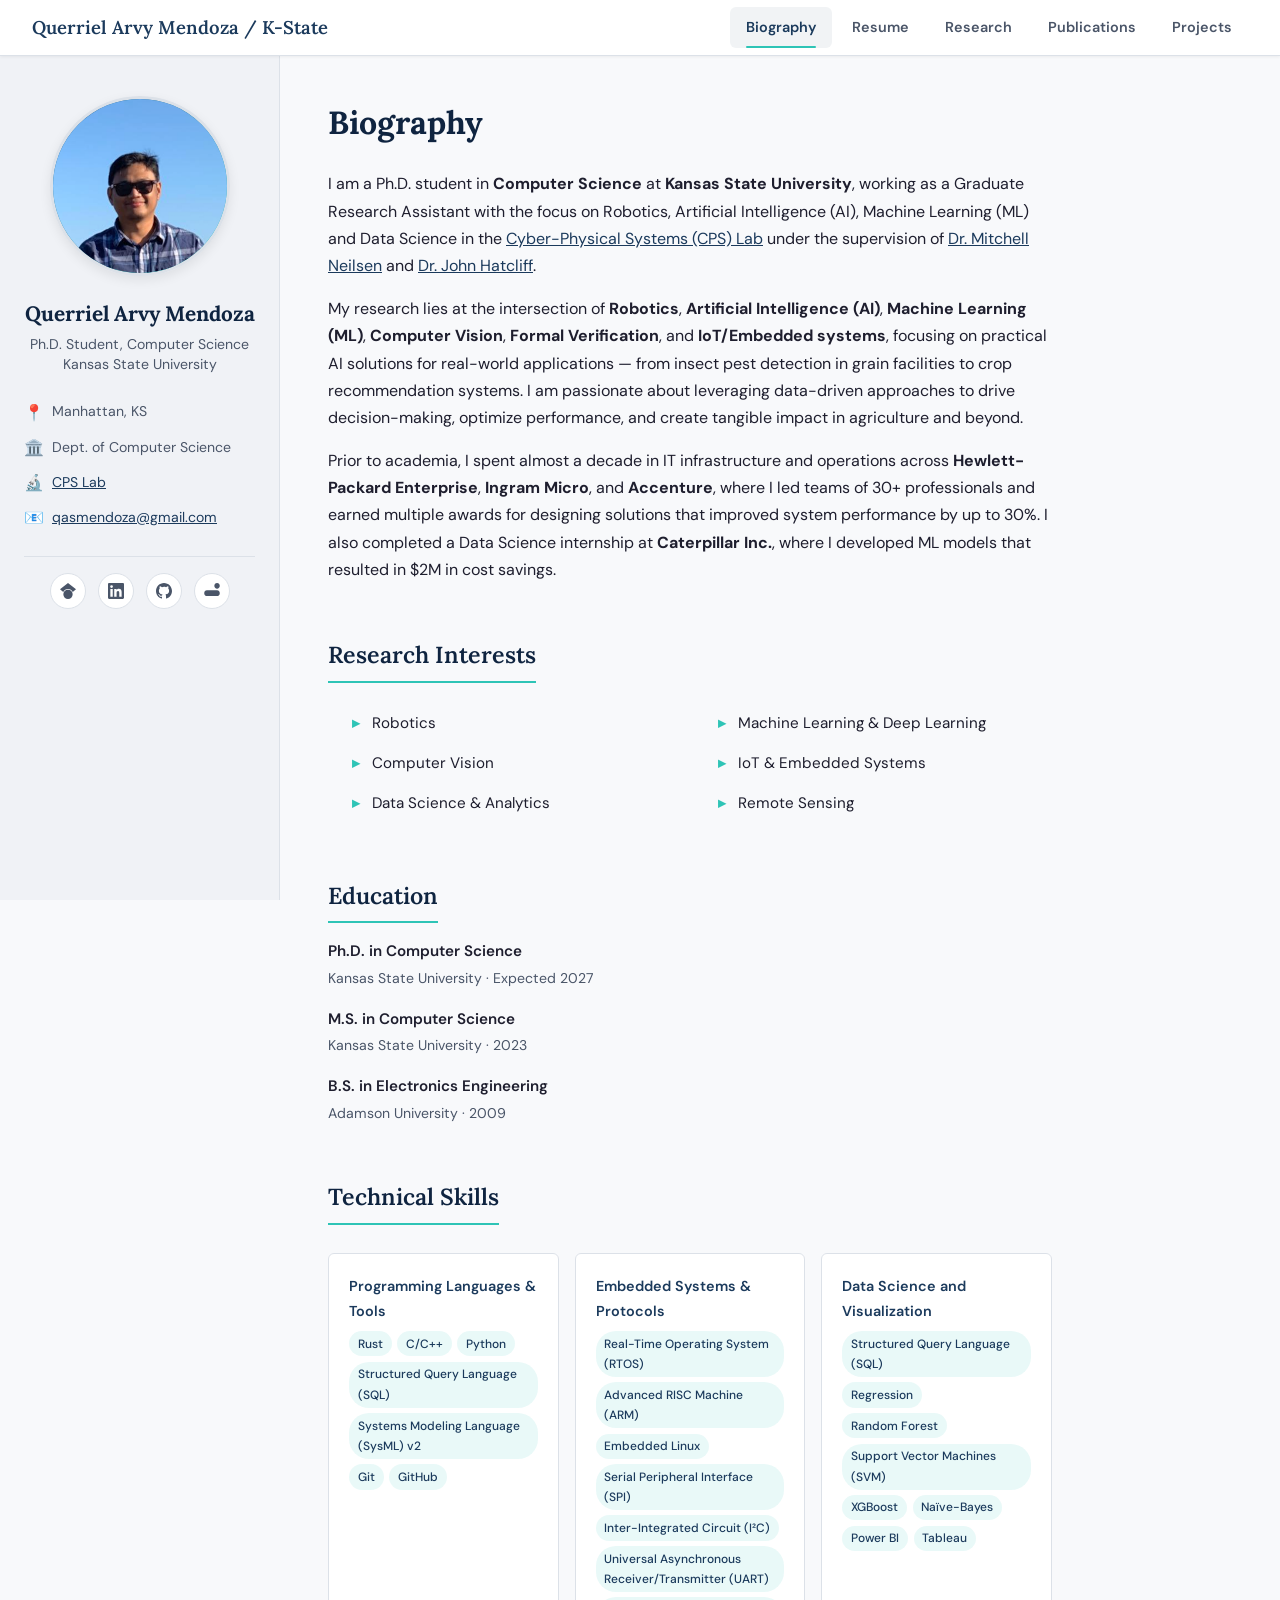
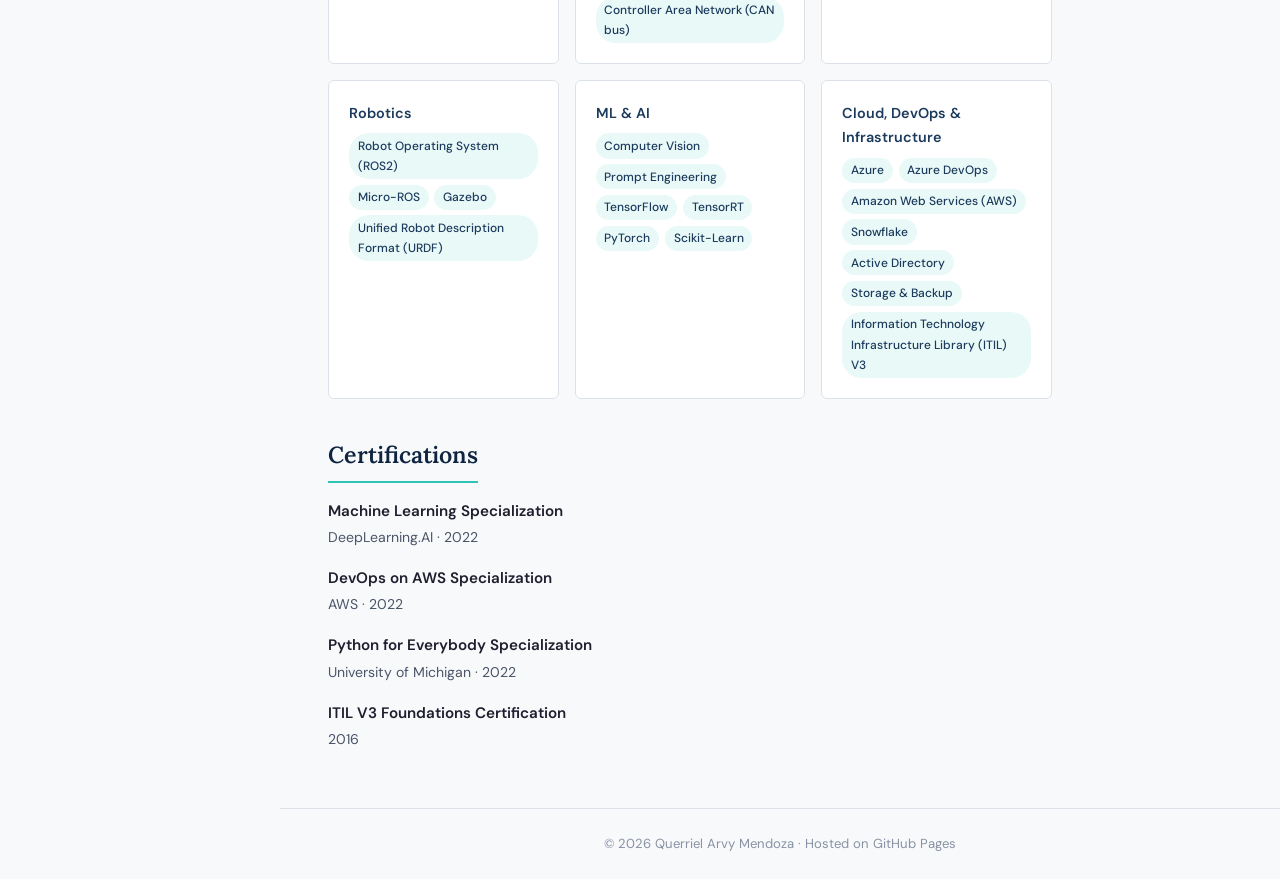
<file: index.html>
<!DOCTYPE html>
<html lang="en">
<head>
  <meta charset="UTF-8">
  <meta name="viewport" content="width=device-width, initial-scale=1.0">
  <title>Biography - Querriel Arvy Mendoza | K-State</title>
  <meta name="description" content="Querriel Arvy Mendoza - Ph.D. student in Computer Science at Kansas State University. Robotics, Data Science, Machine Learning, AI, IoT, Embedded Systems.">
  <link rel="stylesheet" href="style.css">
  <link rel="icon" href="data:image/svg+xml,<svg xmlns='http://www.w3.org/2000/svg' viewBox='0 0 100 100'><text y='.9em' font-size='90'>💻</text></svg>">
</head>
<body>

  <nav class="nav">
    <a href="index.html" class="nav__brand">Querriel Arvy Mendoza / K-State</a>
    <ul class="nav__links" id="navLinks">
      <li><a href="index.html" class="active">Biography</a></li>
      <li><a href="https://qasmendoza.github.io/files/QuerrielArvyMendoza_Resume.pdf" target="_blank">Resume</a></li>
      <li><a href="research.html">Research</a></li>
      <li><a href="publications.html">Publications</a></li>
      <li><a href="projects.html">Projects</a></li>
    </ul>
    <button class="nav__toggle" id="navToggle" aria-label="Toggle navigation">
      <svg fill="none" stroke="currentColor" stroke-width="2" viewBox="0 0 24 24">
        <path stroke-linecap="round" stroke-linejoin="round" d="M4 6h16M4 12h16M4 18h16"/>
      </svg>
    </button>
  </nav>

  <div class="page">
    <aside class="sidebar">
      <div class="sidebar__photo-wrapper">
        <img src="images/profile.png" alt="Querriel Arvy Mendoza"
             onerror="this.classList.add('hidden');">
        <span class="initials">QA</span>
      </div>

      <h2 class="sidebar__name">Querriel Arvy Mendoza</h2>
      <p class="sidebar__title">Ph.D. Student, Computer Science<br>Kansas State University</p>

      <ul class="sidebar__info">
        <li><span class="emoji">📍</span> Manhattan, KS</li>
        <li><span class="emoji">🏛️</span> Dept. of Computer Science</li>
        <li><span class="emoji">🔬</span> <a href="https://people.cs.ksu.edu/~neilsen/group.html" target="_blank">CPS Lab</a></li>
        <li><span class="emoji">📧</span> <a href="mailto:qasmendoza@gmail.com">qasmendoza@gmail.com</a></li>
      </ul>

      <div class="sidebar__social">
        <a href="https://scholar.google.com/citations?user=4UfmKB4AAAAJ&hl=en" target="_blank" title="Google Scholar">
          <svg viewBox="0 0 24 24"><path d="M12 24a7 7 0 110-14 7 7 0 010 14zm0-24L0 9.5l4.838 3.94A8 8 0 0112 9a8 8 0 017.162 4.44L24 9.5z"/></svg>
        </a>
        <a href="https://www.linkedin.com/in/querriel-arvy-mendoza/" target="_blank" title="LinkedIn">
          <svg viewBox="0 0 24 24"><path d="M20.447 20.452h-3.554v-5.569c0-1.328-.027-3.037-1.852-3.037-1.853 0-2.136 1.445-2.136 2.939v5.667H9.351V9h3.414v1.561h.046c.477-.9 1.637-1.85 3.37-1.85 3.601 0 4.267 2.37 4.267 5.455v6.286zM5.337 7.433a2.062 2.062 0 01-2.063-2.065 2.064 2.064 0 112.063 2.065zm1.782 13.019H3.555V9h3.564v11.452zM22.225 0H1.771C.792 0 0 .774 0 1.729v20.542C0 23.227.792 24 1.771 24h20.451C23.2 24 24 23.227 24 22.271V1.729C24 .774 23.2 0 22.222 0h.003z"/></svg>
        </a>
        <a href="https://github.com/qasmendoza" target="_blank" title="GitHub">
          <svg viewBox="0 0 24 24"><path d="M12 0C5.374 0 0 5.373 0 12c0 5.302 3.438 9.8 8.207 11.387.599.111.793-.261.793-.577v-2.234c-3.338.726-4.033-1.416-4.033-1.416-.546-1.387-1.333-1.756-1.333-1.756-1.089-.745.083-.729.083-.729 1.205.084 1.839 1.237 1.839 1.237 1.07 1.834 2.807 1.304 3.492.997.107-.775.418-1.305.762-1.604-2.665-.305-5.467-1.334-5.467-5.931 0-1.311.469-2.381 1.236-3.221-.124-.303-.535-1.524.117-3.176 0 0 1.008-.322 3.301 1.23A11.509 11.509 0 0112 5.803c1.02.005 2.047.138 3.006.404 2.291-1.552 3.297-1.23 3.297-1.23.653 1.653.242 2.874.118 3.176.77.84 1.235 1.911 1.235 3.221 0 4.609-2.807 5.624-5.479 5.921.43.372.823 1.102.823 2.222v3.293c0 .319.192.694.801.576C20.566 21.797 24 17.3 24 12c0-6.627-5.373-12-12-12z"/></svg>
        </a>
        <a href="https://www.researchgate.net/profile/Querriel-Arvy-Mendoza" target="_blank" title="ResearchGate">
          <svg viewBox="0 0 24 24"><path d="M19.586 0c-2.35 0-4.076 1.65-4.076 4.26 0 2.61 1.726 4.261 4.076 4.261 2.35 0 4.076-1.65 4.076-4.26C23.662 1.65 21.936 0 19.586 0zM4.414 11.04c-2.35 0-4.076 1.65-4.076 4.26 0 2.61 1.726 4.261 4.076 4.261h15.172c2.35 0 4.076-1.65 4.076-4.26 0-2.61-1.726-4.261-4.076-4.261H4.414z"/></svg>
        </a>
      </div>
    </aside>

    <main class="main">
      <h1>Biography</h1>

      <p>
        I am a Ph.D. student in <strong>Computer Science</strong> at
        <strong>Kansas State University</strong>, working as a Graduate Research Assistant with the focus on Robotics, Artificial Intelligence (AI), Machine Learning (ML)
        and Data Science  in the
        <a href="https://people.cs.ksu.edu/~neilsen/group.html" target="_blank">Cyber-Physical Systems (CPS) Lab</a>
        under the supervision of
        <a href="https://www.cs.ksu.edu/about/people/faculty/neilsen/" target="_blank">Dr. Mitchell Neilsen</a> and
        <a href="https://www.cs.ksu.edu/about/people/faculty/hatcliff/" target="_blank">Dr. John Hatcliff</a>.
      </p>

      <p>
        My research lies at the intersection of <strong>Robotics</strong>, <strong>Artificial Intelligence (AI)</strong>, <strong>Machine Learning (ML)</strong>,
        <strong>Computer Vision</strong>, <strong>Formal Verification</strong>, and <strong>IoT/Embedded systems</strong>, focusing on practical AI
        solutions for real-world applications — from insect pest detection in grain facilities to
        crop recommendation systems. I am passionate about leveraging data-driven approaches to
        drive decision-making, optimize performance, and create tangible impact in agriculture and beyond.
      </p>

      <p>
        Prior to academia, I spent almost a decade in IT infrastructure and operations across
        <strong>Hewlett-Packard Enterprise</strong>, <strong>Ingram Micro</strong>, and <strong>Accenture</strong>,
        where I led teams of 30+ professionals and earned multiple awards for designing solutions that
        improved system performance by up to 30%. I also completed a Data Science internship at
        <strong>Caterpillar Inc.</strong>, where I developed ML models that resulted in $2M in cost savings.
      </p>

    <h2>Research Interests</h2>
    <ul class="bio__interests">
      <li>Robotics</li>
      <li>Machine Learning & Deep Learning</li>
      <li>Computer Vision</li>
      <li>IoT & Embedded Systems</li>
      <li>Data Science & Analytics</li>
      <li>Remote Sensing</li>
    </ul>

    <!-- Education -->
    <h2>Education</h2>

    <div class="education-item">
      <h4>Ph.D. in Computer Science</h4>
      <p>Kansas State University · Expected 2027</p>
    </div>

    <div class="education-item">
      <h4>M.S. in Computer Science</h4>
      <p>Kansas State University · 2023</p>
    </div>

    <div class="education-item">
      <h4>B.S. in Electronics Engineering</h4>
      <p>Adamson University · 2009</p>
    </div>

    <!-- Technical Skills -->
    <h2>Technical Skills</h2>

    <div class="skills-grid">

      <div class="skill-card">
        <h4>Programming Languages & Tools</h4>
        <div class="skill-card__tags">
          <span>Rust</span>
          <span>C/C++</span>
          <span>Python</span>
          <span>Structured Query Language (SQL)</span>
          <span>Systems Modeling Language (SysML) v2</span>
          <span>Git</span>
          <span>GitHub</span>
        </div>
      </div>

      <div class="skill-card">
        <h4>Embedded Systems & Protocols</h4>
        <div class="skill-card__tags">
          <span>Real-Time Operating System (RTOS)</span>
          <span>Advanced RISC Machine (ARM)</span>
          <span>Embedded Linux</span>
          <span>Serial Peripheral Interface (SPI)</span>
          <span>Inter-Integrated Circuit (I²C)</span>
          <span>Universal Asynchronous Receiver/Transmitter (UART)</span>
          <span>Controller Area Network (CAN bus)</span>
        </div>
      </div>

      <div class="skill-card">
        <h4>Data Science and Visualization</h4>
        <div class="skill-card__tags">
          <span>Structured Query Language (SQL)</span>
          <span>Regression</span>
          <span>Random Forest</span>
          <span>Support Vector Machines (SVM)</span>
          <span>XGBoost</span>
          <span>Naïve-Bayes</span>
          <span>Power BI</span>
          <span>Tableau</span>
        </div>
      </div>

      <div class="skill-card">
        <h4>Robotics</h4>
        <div class="skill-card__tags">
          <span>Robot Operating System (ROS2)</span>
          <span>Micro-ROS</span>
          <span>Gazebo</span>
          <span>Unified Robot Description Format (URDF)</span>
        </div>
      </div>

      <div class="skill-card">
        <h4>ML & AI</h4>
        <div class="skill-card__tags">
          <span>Computer Vision</span>
          <span>Prompt Engineering</span>
          <span>TensorFlow</span>
          <span>TensorRT</span>
          <span>PyTorch</span>
          <span>Scikit-Learn</span>
        </div>
      </div>

      <div class="skill-card">
        <h4>Cloud, DevOps &amp; Infrastructure</h4>
        <div class="skill-card__tags">
          <span>Azure</span>
          <span>Azure DevOps</span>
          <span>Amazon Web Services (AWS)</span>
          <span>Snowflake</span>
          <span>Active Directory</span>
          <span>Storage &amp; Backup</span>
          <span>Information Technology Infrastructure Library (ITIL) V3</span>
        </div>
      </div>

    </div> <!-- CLOSE skills-grid properly -->

    <!-- Certifications -->
    <h2>Certifications</h2>

    <div class="education-item">
      <h4>Machine Learning Specialization</h4>
      <p>DeepLearning.AI · 2022</p>
    </div>

    <div class="education-item">
      <h4>DevOps on AWS Specialization</h4>
      <p>AWS · 2022</p>
    </div>

    <div class="education-item">
      <h4>Python for Everybody Specialization</h4>
      <p>University of Michigan · 2022</p>
    </div>

    <div class="education-item">
      <h4>ITIL V3 Foundations Certification</h4>
      <p>2016</p>
    </div>

  </main>
</div>

<footer class="footer">
  © 2026 Querriel Arvy Mendoza · Hosted on GitHub Pages
</footer>

<script>
document.getElementById('navToggle').addEventListener('click', () => {
  document.getElementById('navLinks').classList.toggle('show');
});
</script>

</body>
</html>
</file>
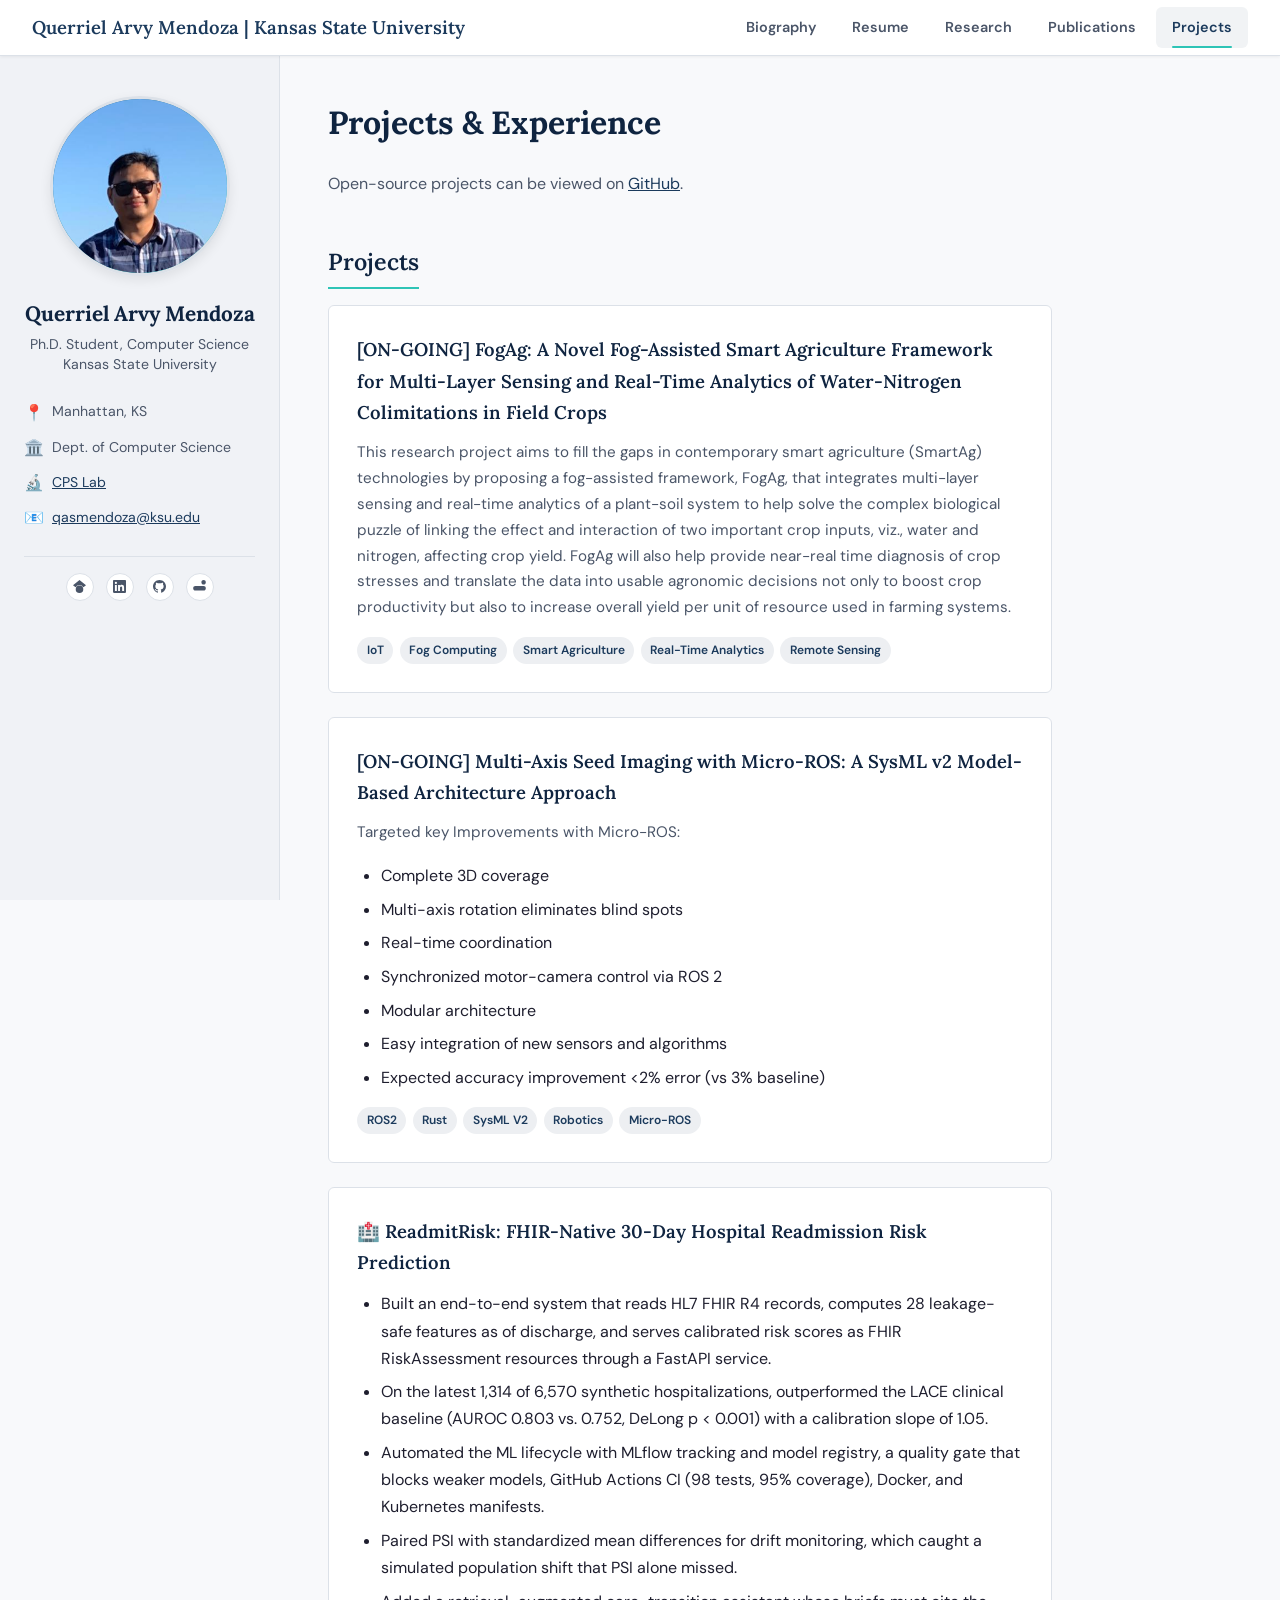
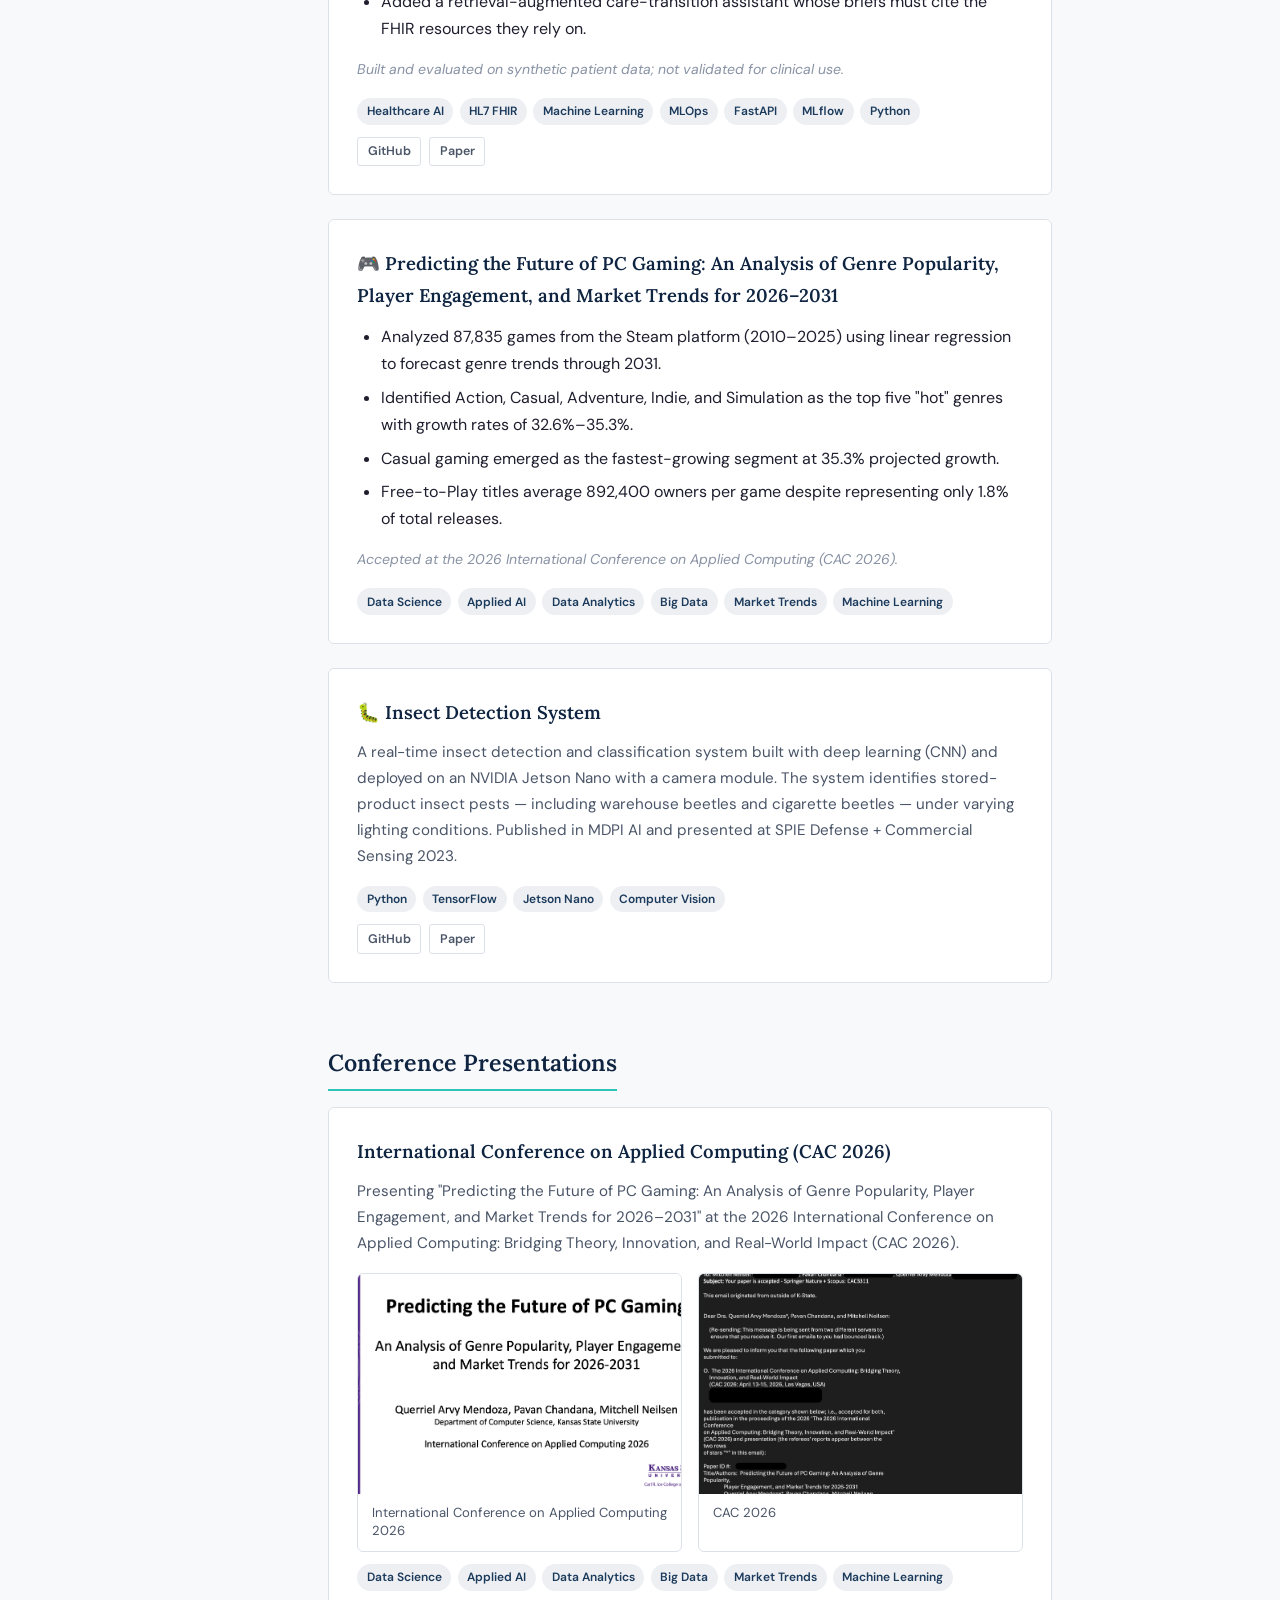
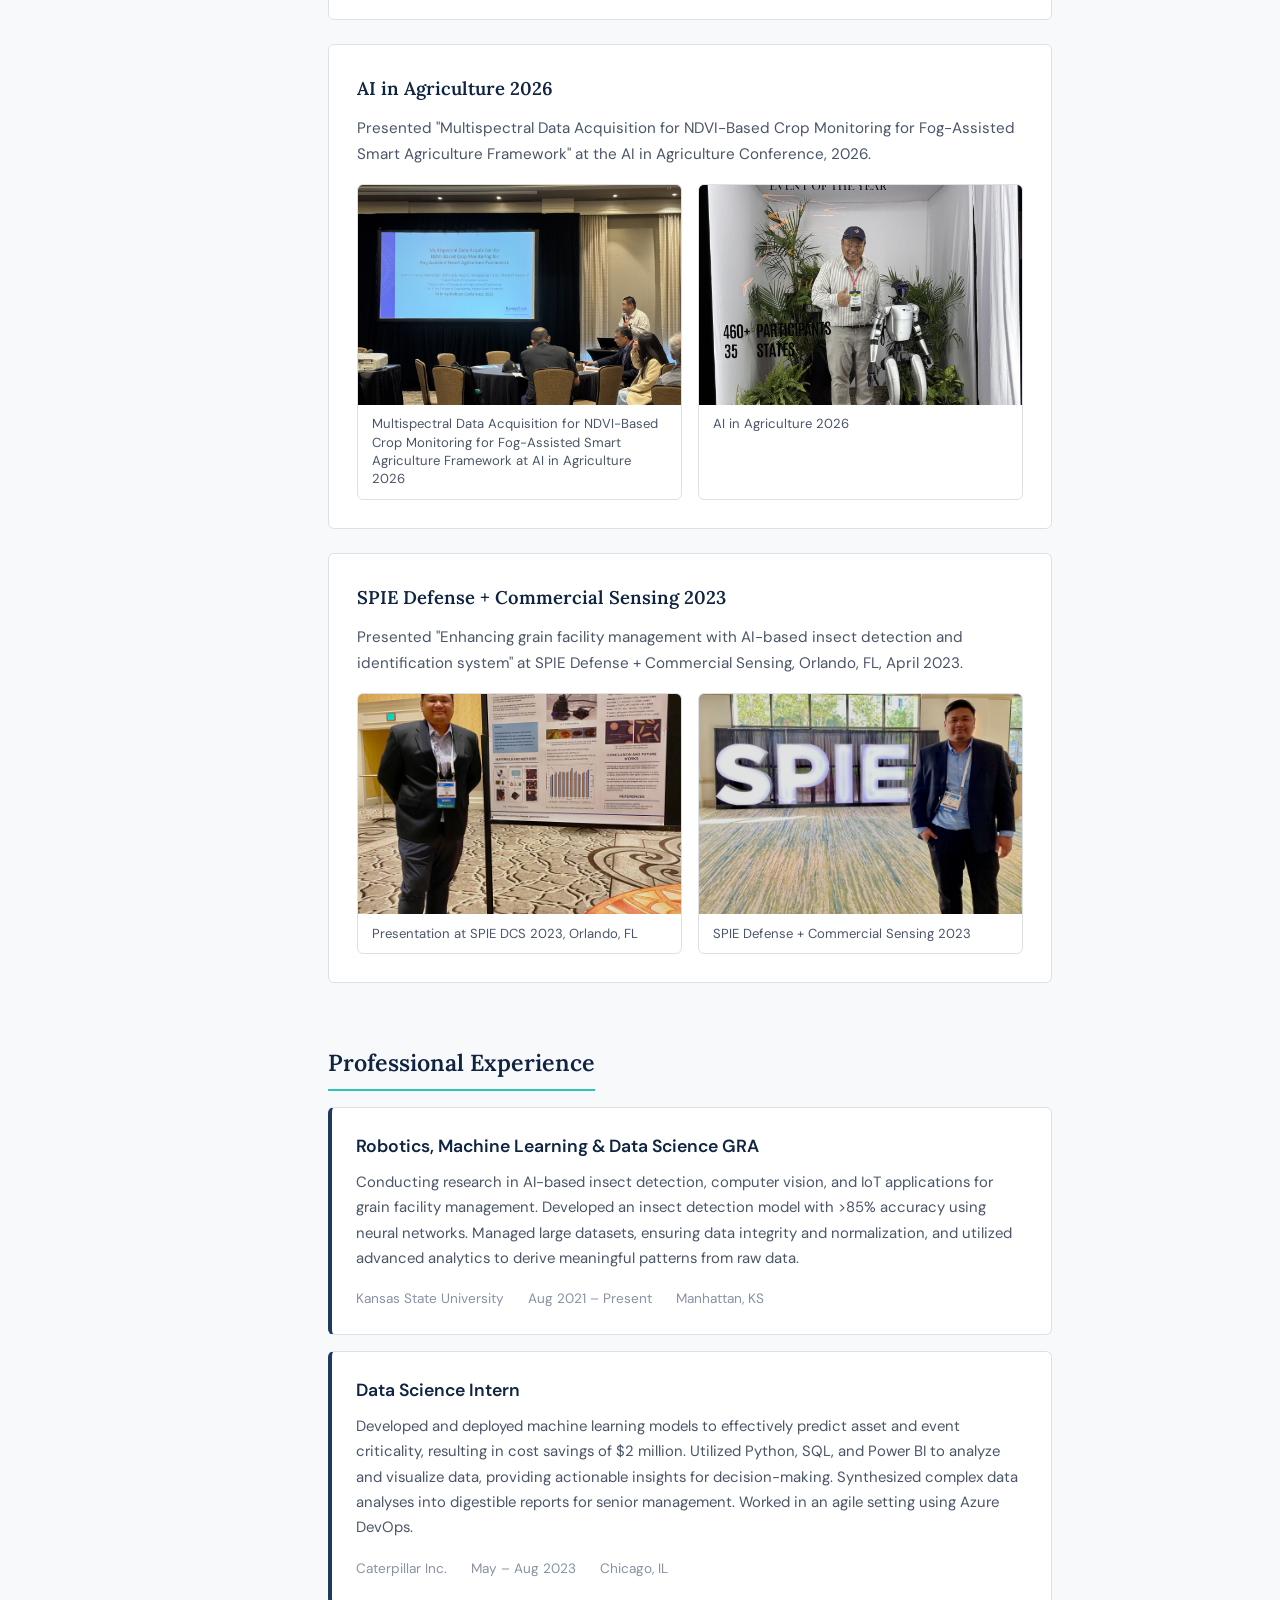
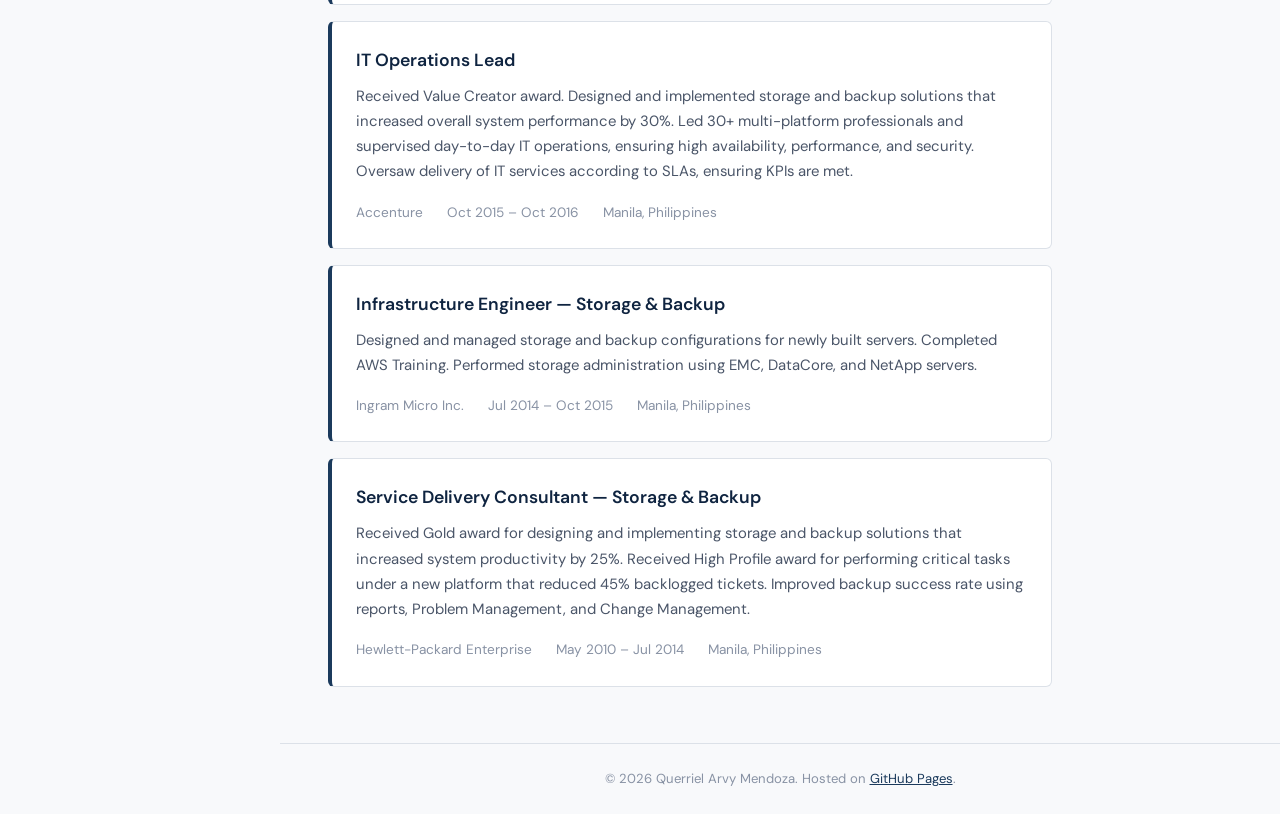
<file: projects.html>
<!DOCTYPE html>
<html lang="en">
<head>
  <meta charset="UTF-8">
  <meta name="viewport" content="width=device-width, initial-scale=1.0">
  <title>Projects - Querriel Arvy Mendoza | Kansas State University</title>
  <meta name="description" content="Projects and experience by Querriel Arvy Mendoza in data science, machine learning, and AI.">
  <link rel="stylesheet" href="style.css">
  <link rel="icon" href="data:image/svg+xml,<svg xmlns='http://www.w3.org/2000/svg' viewBox='0 0 100 100'><text y='.9em' font-size='90'>💻</text></svg>">
  <style>
    /* Smaller, professional social icons */
    .sidebar__social a { width: 28px; height: 28px; }
    .sidebar__social a svg { width: 13px; height: 13px; }

    /* Conference photo gallery */
    .gallery { display: grid; grid-template-columns: repeat(2, 1fr); gap: 1rem; margin-top: 1rem; }
    .gallery__item { border-radius: 6px; overflow: hidden; border: 1px solid var(--border); background: var(--white); transition: box-shadow 0.3s ease; }
    .gallery__item:hover { box-shadow: 0 4px 12px rgba(0,0,0,0.08); }
    .gallery__item img { width: 100%; height: 220px; object-fit: cover; display: block; }
    .gallery__item a { display: block; cursor: zoom-in; }
    .gallery__caption { padding: 0.65rem 0.85rem; font-size: 0.82rem; color: var(--text-light); line-height: 1.4; }
    @media (max-width: 768px) { .gallery { grid-template-columns: 1fr; } }

    /* Upcoming badge */
    .badge-upcoming { display: inline-block; font-size: 0.7rem; font-weight: 700; text-transform: uppercase; letter-spacing: 0.05em; padding: 0.2rem 0.6rem; border-radius: 20px; background: rgba(46,196,182,0.15); color: #1b8a7e; margin-left: 0.5rem; vertical-align: middle; }
  </style>
</head>
<body>

  <nav class="nav">
    <a href="index.html" class="nav__brand">Querriel Arvy Mendoza | Kansas State University</a>
    <ul class="nav__links" id="navLinks">
      <li><a href="index.html">Biography</a></li>
      <li><a href="files/QuerrielArvyMendoza_Resume.pdf" target="_blank">Resume</a></li>
      <li><a href="research.html">Research</a></li>
      <li><a href="publications.html">Publications</a></li>
      <li><a href="projects.html" class="active">Projects</a></li>
    </ul>
    <button class="nav__toggle" id="navToggle" aria-label="Toggle navigation">
      <svg fill="none" stroke="currentColor" stroke-width="2" viewBox="0 0 24 24">
        <path stroke-linecap="round" stroke-linejoin="round" d="M4 6h16M4 12h16M4 18h16"/>
      </svg>
    </button>
  </nav>

  <div class="page">
    <aside class="sidebar">
      <div class="sidebar__photo-wrapper">
        <img src="images/profile.png" alt="Querriel Arvy Mendoza" onerror="this.classList.add('hidden');">
        <span class="initials">QA</span>
      </div>
      <h2 class="sidebar__name">Querriel Arvy Mendoza</h2>
      <p class="sidebar__title">Ph.D. Student, Computer Science<br>Kansas State University</p>
      <ul class="sidebar__info">
        <li><span class="emoji">📍</span> Manhattan, KS</li>
        <li><span class="emoji">🏛️</span> Dept. of Computer Science</li>
        <li><span class="emoji">🔬</span> <a href="https://people.cs.ksu.edu/~neilsen/group.html" target="_blank">CPS Lab</a></li>
        <li><span class="emoji">📧</span> <a href="mailto:qasmendoza@ksu.edu">qasmendoza@ksu.edu</a></li>
      </ul>
      <div class="sidebar__social">
        <a href="https://scholar.google.com/citations?user=4UfmKB4AAAAJ&hl=en" target="_blank" title="Google Scholar"><svg viewBox="0 0 24 24"><path d="M12 24a7 7 0 110-14 7 7 0 010 14zm0-24L0 9.5l4.838 3.94A8 8 0 0112 9a8 8 0 017.162 4.44L24 9.5z"/></svg></a>
        <a href="https://www.linkedin.com/in/querriel-arvy-mendoza/" target="_blank" title="LinkedIn"><svg viewBox="0 0 24 24"><path d="M20.447 20.452h-3.554v-5.569c0-1.328-.027-3.037-1.852-3.037-1.853 0-2.136 1.445-2.136 2.939v5.667H9.351V9h3.414v1.561h.046c.477-.9 1.637-1.85 3.37-1.85 3.601 0 4.267 2.37 4.267 5.455v6.286zM5.337 7.433a2.062 2.062 0 01-2.063-2.065 2.064 2.064 0 112.063 2.065zm1.782 13.019H3.555V9h3.564v11.452zM22.225 0H1.771C.792 0 0 .774 0 1.729v20.542C0 23.227.792 24 1.771 24h20.451C23.2 24 24 23.227 24 22.271V1.729C24 .774 23.2 0 22.222 0h.003z"/></svg></a>
        <a href="https://github.com/qasmendoza" target="_blank" title="GitHub"><svg viewBox="0 0 24 24"><path d="M12 0C5.374 0 0 5.373 0 12c0 5.302 3.438 9.8 8.207 11.387.599.111.793-.261.793-.577v-2.234c-3.338.726-4.033-1.416-4.033-1.416-.546-1.387-1.333-1.756-1.333-1.756-1.089-.745.083-.729.083-.729 1.205.084 1.839 1.237 1.839 1.237 1.07 1.834 2.807 1.304 3.492.997.107-.775.418-1.305.762-1.604-2.665-.305-5.467-1.334-5.467-5.931 0-1.311.469-2.381 1.236-3.221-.124-.303-.535-1.524.117-3.176 0 0 1.008-.322 3.301 1.23A11.509 11.509 0 0112 5.803c1.02.005 2.047.138 3.006.404 2.291-1.552 3.297-1.23 3.297-1.23.653 1.653.242 2.874.118 3.176.77.84 1.235 1.911 1.235 3.221 0 4.609-2.807 5.624-5.479 5.921.43.372.823 1.102.823 2.222v3.293c0 .319.192.694.801.576C20.566 21.797 24 17.3 24 12c0-6.627-5.373-12-12-12z"/></svg></a>
        <a href="https://www.researchgate.net/profile/Querriel-Arvy-Mendoza" target="_blank" title="ResearchGate"><svg viewBox="0 0 24 24"><path d="M19.586 0c-2.35 0-4.076 1.65-4.076 4.26 0 2.61 1.726 4.261 4.076 4.261 2.35 0 4.076-1.65 4.076-4.26C23.662 1.65 21.936 0 19.586 0zM4.414 11.04c-2.35 0-4.076 1.65-4.076 4.26 0 2.61 1.726 4.261 4.076 4.261h15.172c2.35 0 4.076-1.65 4.076-4.26 0-2.61-1.726-4.261-4.076-4.261H4.414z"/></svg></a>
      </div>
    </aside>

    <main class="main">
      <h1>Projects &amp; Experience</h1>

      <p style="color: var(--text-light); margin-bottom: 0.5rem;">
        Open-source projects can be viewed on
        <a href="https://github.com/qasmendoza" target="_blank">GitHub</a>.
      </p>

      <h2>Projects</h2>

      <div class="research-card">
        <h3>[ON-GOING] FogAg: A Novel Fog-Assisted Smart Agriculture Framework for Multi-Layer Sensing and Real-Time Analytics of Water-Nitrogen Colimitations in Field Crops</h3>
        <p>
          This research project aims to fill the gaps in contemporary smart agriculture (SmartAg) technologies by
          proposing a fog-assisted framework, FogAg, that integrates multi-layer sensing and real-time analytics of
          a plant-soil system to help solve the complex biological puzzle of linking the effect and interaction of two
          important crop inputs, viz., water and nitrogen, affecting crop yield. FogAg will also help provide near-real
          time diagnosis of crop stresses and translate the data into usable agronomic decisions not only to
          boost crop productivity but also to increase overall yield per unit of resource used in farming systems.
        </p>
        <div class="research-tags"><span>IoT</span><span>Fog Computing</span><span>Smart Agriculture</span><span>Real-Time Analytics</span><span>Remote Sensing</span></div>
      </div>

      <div class="research-card">
        <h3>[ON-GOING] Multi-Axis Seed Imaging with Micro-ROS: A SysML v2 Model-Based Architecture Approach</h3>
        <p>
          Targeted key Improvements with Micro-ROS:
        </p>
        <ul>
          <li>Complete 3D coverage</li>
          <li>Multi-axis rotation eliminates blind spots</li>
          <li>Real-time coordination</li>
          <li>Synchronized motor-camera control via ROS 2</li>
          <li>Modular architecture</li>
          <li>Easy integration of new sensors and algorithms</li>
          <li>Expected accuracy improvement &lt;2% error (vs 3% baseline)</li>
        </ul>
        <div class="research-tags"><span>ROS2</span><span>Rust</span><span>SysML V2</span><span>Robotics</span><span>Micro-ROS</span></div>
      </div>

      <div class="research-card">
        <h3>🏥 ReadmitRisk: FHIR-Native 30-Day Hospital Readmission Risk Prediction</h3>
        <ul>
          <li>Built an end-to-end system that reads HL7 FHIR R4 records, computes 28 leakage-safe features as of discharge, and serves calibrated risk scores as FHIR RiskAssessment resources through a FastAPI service.</li>
          <li>On the latest 1,314 of 6,570 synthetic hospitalizations, outperformed the LACE clinical baseline (AUROC 0.803 vs. 0.752, DeLong p &lt; 0.001) with a calibration slope of 1.05.</li>
          <li>Automated the ML lifecycle with MLflow tracking and model registry, a quality gate that blocks weaker models, GitHub Actions CI (98 tests, 95% coverage), Docker, and Kubernetes manifests.</li>
          <li>Paired PSI with standardized mean differences for drift monitoring, which caught a simulated population shift that PSI alone missed.</li>
          <li>Added a retrieval-augmented care-transition assistant whose briefs must cite the FHIR resources they rely on.</li>
        </ul>
        <p style="font-size: 0.88rem; color: var(--text-muted); font-style: italic;">
          Built and evaluated on synthetic patient data; not validated for clinical use.
        </p>
        <div class="research-tags"><span>Healthcare AI</span><span>HL7 FHIR</span><span>Machine Learning</span><span>MLOps</span><span>FastAPI</span><span>MLflow</span><span>Python</span></div>
        <div class="pub-item__links" style="margin-top: 0.75rem;">
          <a href="https://github.com/qasmendoza/readmit-risk" target="_blank">GitHub</a>
          <a href="https://github.com/qasmendoza/readmit-risk/blob/main/paper/ReAdmitRisk.pdf" target="_blank">Paper</a>
        </div>
      </div>

      <div class="research-card">
        <h3>🎮 Predicting the Future of PC Gaming: An Analysis of Genre Popularity, Player Engagement, and Market Trends for 2026–2031</h3>
        <ul>
          <li>Analyzed 87,835 games from the Steam platform (2010–2025) using linear regression to forecast genre trends through 2031.</li>
          <li>Identified Action, Casual, Adventure, Indie, and Simulation as the top five "hot" genres with growth rates of 32.6%–35.3%.</li>
          <li>Casual gaming emerged as the fastest-growing segment at 35.3% projected growth.</li>
          <li>Free-to-Play titles average 892,400 owners per game despite representing only 1.8% of total releases.</li>
        </ul>
        <p style="font-size: 0.88rem; color: var(--text-muted); font-style: italic;">
          Accepted at the 2026 International Conference on Applied Computing (CAC 2026).
        </p>
        <div class="research-tags"><span>Data Science</span><span>Applied AI</span><span>Data Analytics</span><span>Big Data</span><span>Market Trends</span><span>Machine Learning</span></div>
      </div>

      <div class="research-card">
        <h3>🐛 Insect Detection System</h3>
        <p>
          A real-time insect detection and classification system built with deep learning (CNN) and
          deployed on an NVIDIA Jetson Nano with a camera module. The system identifies stored-product
          insect pests — including warehouse beetles and cigarette beetles — under varying lighting
          conditions. Published in MDPI AI and presented at SPIE Defense + Commercial Sensing 2023.
        </p>
        <div class="research-tags"><span>Python</span><span>TensorFlow</span><span>Jetson Nano</span><span>Computer Vision</span></div>
        <div class="pub-item__links" style="margin-top: 0.75rem;">
          <a href="https://github.com/qasmendoza/insect_detection" target="_blank">GitHub</a>
          <a href="https://doi.org/10.3390/ai4010017" target="_blank">Paper</a>
        </div>
      </div>

      <h2>Conference Presentations</h2>

      <!-- CAC 2026 -->
      <div class="research-card">
        <h3>International Conference on Applied Computing (CAC 2026)</h3>
        <p>
          Presenting "Predicting the Future of PC Gaming: An Analysis of Genre Popularity, Player Engagement,
          and Market Trends for 2026–2031" at the 2026 International Conference on Applied Computing:
          Bridging Theory, Innovation, and Real-World Impact (CAC 2026).
        </p>
        <div class="gallery">
          <div class="gallery__item">
            <a href="images/CAC2026.png" target="_blank" rel="noopener"><img src="images/CAC2026.png" alt="International Conference on Applied Computing 2026"></a>
            <div class="gallery__caption">International Conference on Applied Computing 2026</div>
          </div>
          <div class="gallery__item">
            <a href="images/CAC2026_2.png" target="_blank" rel="noopener"><img src="images/CAC2026_2.png" alt="CAC 2026"></a>
            <div class="gallery__caption">CAC 2026</div>
          </div>
        </div>
        <div class="research-tags" style="margin-top: 0.75rem;"><span>Data Science</span><span>Applied AI</span><span>Data Analytics</span><span>Big Data</span><span>Market Trends</span><span>Machine Learning</span></div>
      </div>

      <!-- AI in Agriculture 2026 -->
      <div class="research-card">
        <h3>AI in Agriculture 2026</h3>
        <p>
          Presented "Multispectral Data Acquisition for NDVI-Based Crop Monitoring for Fog-Assisted Smart Agriculture Framework" at the
          AI in Agriculture Conference, 2026.
        </p>
        <div class="gallery">
          <div class="gallery__item">
            <a href="images/AIinAg2.jpeg" target="_blank" rel="noopener"><img src="images/AIinAg2.jpeg" alt="AI in Agriculture 2026 - Presentation"></a>
            <div class="gallery__caption">Multispectral Data Acquisition for NDVI-Based Crop Monitoring for Fog-Assisted Smart Agriculture Framework at AI in Agriculture 2026</div>
          </div>
          <div class="gallery__item">
            <a href="images/AIinAg1.jpeg" target="_blank" rel="noopener"><img src="images/AIinAg1.jpeg" alt="AI in Agriculture 2026"></a>
            <div class="gallery__caption">AI in Agriculture 2026</div>
          </div>
        </div>
      </div>

      <!-- SPIE 2023 -->
      <div class="research-card">
        <h3>SPIE Defense + Commercial Sensing 2023</h3>
        <p>
          Presented "Enhancing grain facility management with AI-based insect detection and
          identification system" at SPIE Defense + Commercial Sensing, Orlando, FL, April 2023.
        </p>
        <div class="gallery">
          <div class="gallery__item">
            <a href="images/SPIE1.jpeg" target="_blank" rel="noopener"><img src="images/SPIE1.jpeg" alt="SPIE 2023 - Presentation"></a>
            <div class="gallery__caption">Presentation at SPIE DCS 2023, Orlando, FL</div>
          </div>
          <div class="gallery__item">
            <a href="images/SPIE2.jpeg" target="_blank" rel="noopener"><img src="images/SPIE2.jpeg" alt="SPIE 2023"></a>
            <div class="gallery__caption">SPIE Defense + Commercial Sensing 2023</div>
          </div>
        </div>
      </div>

      <h2>Professional Experience</h2>

      <div class="exp-card">
        <h3>Robotics, Machine Learning &amp; Data Science GRA</h3>
        <p>
          Conducting research in AI-based insect detection, computer vision, and IoT applications
          for grain facility management. Developed an insect detection model with &gt;85% accuracy
          using neural networks. Managed large datasets, ensuring data integrity and normalization,
          and utilized advanced analytics to derive meaningful patterns from raw data.
        </p>
        <div class="exp-meta"><span>Kansas State University</span><span>Aug 2021 – Present</span><span>Manhattan, KS</span></div>
      </div>

      <div class="exp-card">
        <h3>Data Science Intern</h3>
        <p>
          Developed and deployed machine learning models to effectively predict asset and event
          criticality, resulting in cost savings of $2 million. Utilized Python, SQL, and Power BI
          to analyze and visualize data, providing actionable insights for decision-making.
          Synthesized complex data analyses into digestible reports for senior management.
          Worked in an agile setting using Azure DevOps.
        </p>
        <div class="exp-meta"><span>Caterpillar Inc.</span><span>May – Aug 2023</span><span>Chicago, IL</span></div>
      </div>

      <div class="exp-card">
        <h3>IT Operations Lead</h3>
        <p>
          Received Value Creator award. Designed and implemented storage and backup solutions
          that increased overall system performance by 30%. Led 30+ multi-platform professionals
          and supervised day-to-day IT operations, ensuring high availability, performance,
          and security. Oversaw delivery of IT services according to SLAs, ensuring KPIs are met.
        </p>
        <div class="exp-meta"><span>Accenture</span><span>Oct 2015 – Oct 2016</span><span>Manila, Philippines</span></div>
      </div>

      <div class="exp-card">
        <h3>Infrastructure Engineer — Storage &amp; Backup</h3>
        <p>
          Designed and managed storage and backup configurations for newly built servers.
          Completed AWS Training. Performed storage administration using EMC, DataCore,
          and NetApp servers.
        </p>
        <div class="exp-meta"><span>Ingram Micro Inc.</span><span>Jul 2014 – Oct 2015</span><span>Manila, Philippines</span></div>
      </div>

      <div class="exp-card">
        <h3>Service Delivery Consultant — Storage &amp; Backup</h3>
        <p>
          Received Gold award for designing and implementing storage and backup solutions that
          increased system productivity by 25%. Received High Profile award for performing critical
          tasks under a new platform that reduced 45% backlogged tickets. Improved backup success
          rate using reports, Problem Management, and Change Management.
        </p>
        <div class="exp-meta"><span>Hewlett-Packard Enterprise</span><span>May 2010 – Jul 2014</span><span>Manila, Philippines</span></div>
      </div>
    </main>
  </div>

  <footer class="footer">&copy; 2026 Querriel Arvy Mendoza. Hosted on <a href="https://pages.github.com/" target="_blank">GitHub Pages</a>.</footer>
  <script>document.getElementById('navToggle').addEventListener('click',()=>{document.getElementById('navLinks').classList.toggle('show');});</script>
</body>
</html>
</file>
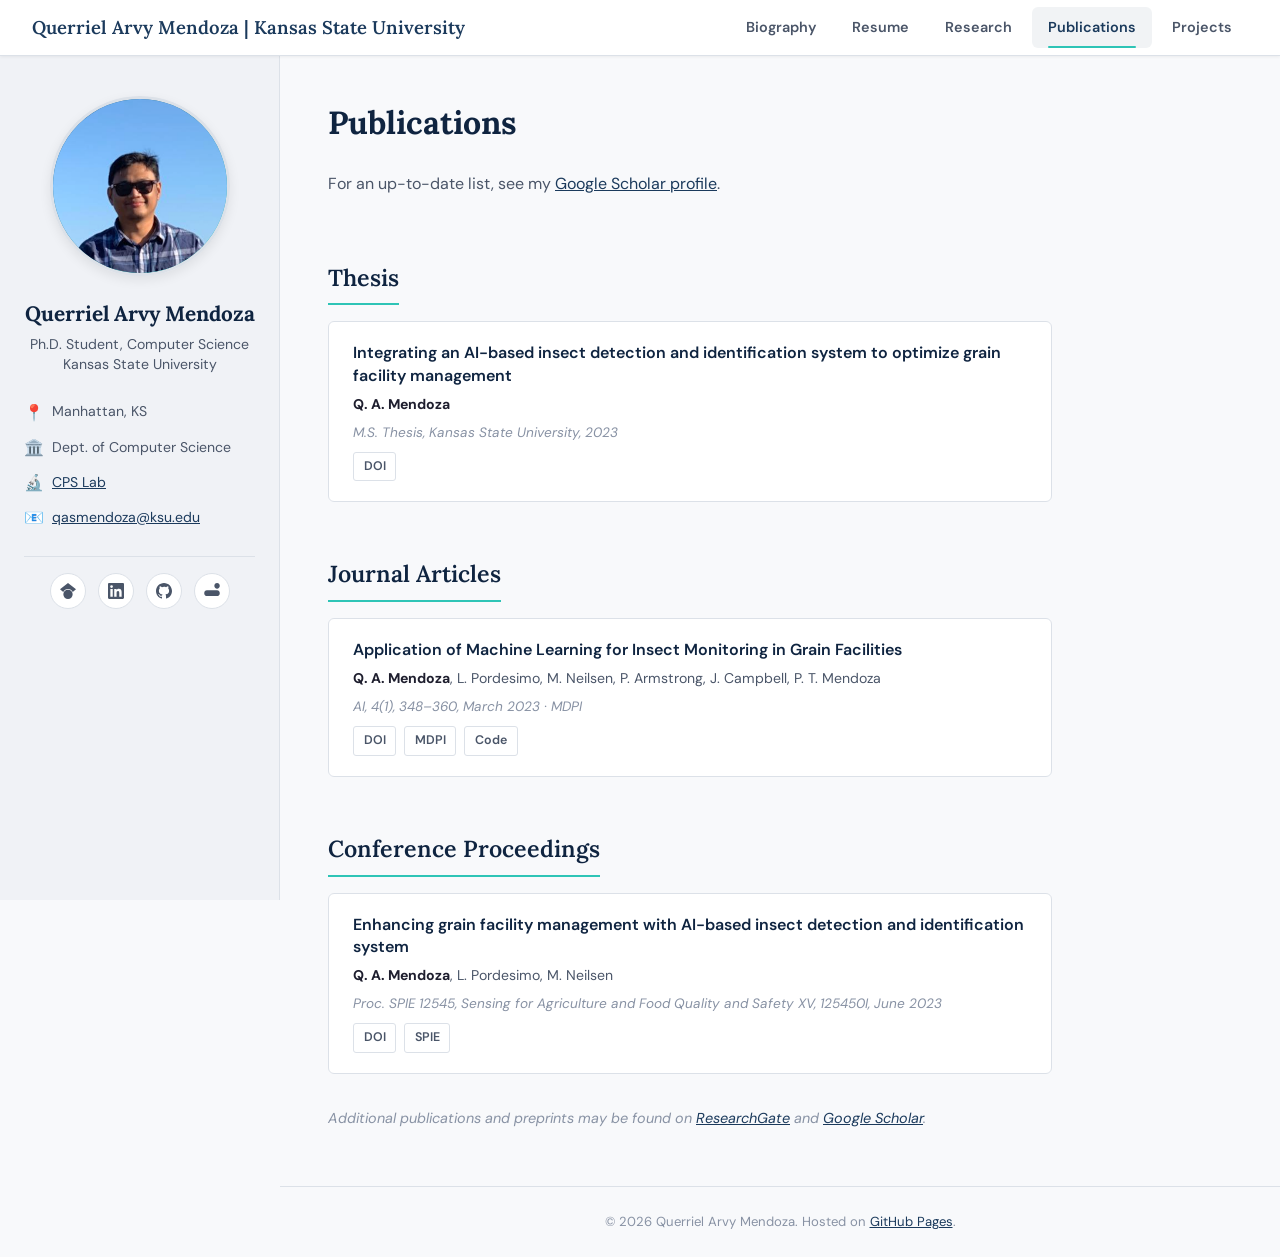
<file: publications.html>
<!DOCTYPE html>
<html lang="en">
<head>
  <meta charset="UTF-8">
  <meta name="viewport" content="width=device-width, initial-scale=1.0">
  <title>Publications - Querriel Arvy Mendoza | Kansas State University</title>
  <meta name="description" content="Publications by Querriel Arvy Mendoza in machine learning, computer vision, and AI for agriculture.">
  <link rel="stylesheet" href="style.css">
  <link rel="icon" href="data:image/svg+xml,<svg xmlns='http://www.w3.org/2000/svg' viewBox='0 0 100 100'><text y='.9em' font-size='90'>💻</text></svg>">
</head>
<body>

  <nav class="nav">
    <a href="index.html" class="nav__brand">Querriel Arvy Mendoza | Kansas State University </a>
    <ul class="nav__links" id="navLinks">
      <li><a href="index.html">Biography</a></li>
      <li><a href="files/QuerrielArvyMendoza_Resume.pdf" target="_blank">Resume</a></li>
      <li><a href="research.html">Research</a></li>
      <li><a href="publications.html" class="active">Publications</a></li>
      <li><a href="projects.html">Projects</a></li>
    </ul>
    <button class="nav__toggle" id="navToggle" aria-label="Toggle navigation">
      <svg fill="none" stroke="currentColor" stroke-width="2" viewBox="0 0 24 24">
        <path stroke-linecap="round" stroke-linejoin="round" d="M4 6h16M4 12h16M4 18h16"/>
      </svg>
    </button>
  </nav>

  <div class="page">
    <aside class="sidebar">
      <div class="sidebar__photo-wrapper">
        <img src="images/profile.png" alt="Querriel Arvy Mendoza" onerror="this.classList.add('hidden');">
        <span class="initials">QA</span>
      </div>
      <h2 class="sidebar__name">Querriel Arvy Mendoza</h2>
      <p class="sidebar__title">Ph.D. Student, Computer Science<br>Kansas State University</p>
      <ul class="sidebar__info">
        <li><span class="emoji">📍</span> Manhattan, KS</li>
        <li><span class="emoji">🏛️</span> Dept. of Computer Science</li>
        <li><span class="emoji">🔬</span> <a href="https://people.cs.ksu.edu/~neilsen/group.html" target="_blank">CPS Lab</a></li>
        <li><span class="emoji">📧</span> <a href="mailto:qasmendoza@ksu.edu">qasmendoza@ksu.edu </a></li>
      </ul>
      <div class="sidebar__social">
        <a href="https://scholar.google.com/citations?user=4UfmKB4AAAAJ&hl=en" target="_blank" title="Google Scholar"><svg viewBox="0 0 24 24"><path d="M12 24a7 7 0 110-14 7 7 0 010 14zm0-24L0 9.5l4.838 3.94A8 8 0 0112 9a8 8 0 017.162 4.44L24 9.5z"/></svg></a>
        <a href="https://www.linkedin.com/in/querriel-arvy-mendoza/" target="_blank" title="LinkedIn"><svg viewBox="0 0 24 24"><path d="M20.447 20.452h-3.554v-5.569c0-1.328-.027-3.037-1.852-3.037-1.853 0-2.136 1.445-2.136 2.939v5.667H9.351V9h3.414v1.561h.046c.477-.9 1.637-1.85 3.37-1.85 3.601 0 4.267 2.37 4.267 5.455v6.286zM5.337 7.433a2.062 2.062 0 01-2.063-2.065 2.064 2.064 0 112.063 2.065zm1.782 13.019H3.555V9h3.564v11.452zM22.225 0H1.771C.792 0 0 .774 0 1.729v20.542C0 23.227.792 24 1.771 24h20.451C23.2 24 24 23.227 24 22.271V1.729C24 .774 23.2 0 22.222 0h.003z"/></svg></a>
        <a href="https://github.com/qasmendoza" target="_blank" title="GitHub"><svg viewBox="0 0 24 24"><path d="M12 0C5.374 0 0 5.373 0 12c0 5.302 3.438 9.8 8.207 11.387.599.111.793-.261.793-.577v-2.234c-3.338.726-4.033-1.416-4.033-1.416-.546-1.387-1.333-1.756-1.333-1.756-1.089-.745.083-.729.083-.729 1.205.084 1.839 1.237 1.839 1.237 1.07 1.834 2.807 1.304 3.492.997.107-.775.418-1.305.762-1.604-2.665-.305-5.467-1.334-5.467-5.931 0-1.311.469-2.381 1.236-3.221-.124-.303-.535-1.524.117-3.176 0 0 1.008-.322 3.301 1.23A11.509 11.509 0 0112 5.803c1.02.005 2.047.138 3.006.404 2.291-1.552 3.297-1.23 3.297-1.23.653 1.653.242 2.874.118 3.176.77.84 1.235 1.911 1.235 3.221 0 4.609-2.807 5.624-5.479 5.921.43.372.823 1.102.823 2.222v3.293c0 .319.192.694.801.576C20.566 21.797 24 17.3 24 12c0-6.627-5.373-12-12-12z"/></svg></a>
        <a href="https://www.researchgate.net/profile/Querriel-Arvy-Mendoza" target="_blank" title="ResearchGate"><svg viewBox="0 0 24 24"><path d="M19.586 0c-2.35 0-4.076 1.65-4.076 4.26 0 2.61 1.726 4.261 4.076 4.261 2.35 0 4.076-1.65 4.076-4.26C23.662 1.65 21.936 0 19.586 0zM4.414 11.04c-2.35 0-4.076 1.65-4.076 4.26 0 2.61 1.726 4.261 4.076 4.261h15.172c2.35 0 4.076-1.65 4.076-4.26 0-2.61-1.726-4.261-4.076-4.261H4.414z"/></svg></a>
      </div>
    </aside>

    <main class="main">
      <h1>Publications</h1>
      <p style="color: var(--text-light); margin-bottom: 1.5rem;">
        For an up-to-date list, see my
        <a href="https://scholar.google.com/citations?user=4UfmKB4AAAAJ&hl=en" target="_blank">Google Scholar profile</a>.
      </p>

      <h2>Thesis</h2>

      <div class="pub-item">
        <div class="pub-item__title">Integrating an AI-based insect detection and identification system to optimize grain facility management</div>
        <div class="pub-item__authors"><strong>Q. A. Mendoza</strong></div>
        <div class="pub-item__venue">M.S. Thesis, Kansas State University, 2023</div>
        <div class="pub-item__links">
          <a href="https://krex.k-state.edu/items/e6c440fd-6f9e-497d-9e08-08bb20965674" target="_blank">DOI</a>
        </div>
      </div>

      <h2>Journal Articles</h2>

      <div class="pub-item">
        <div class="pub-item__title">Application of Machine Learning for Insect Monitoring in Grain Facilities</div>
        <div class="pub-item__authors"><strong>Q. A. Mendoza</strong>, L. Pordesimo, M. Neilsen, P. Armstrong, J. Campbell, P. T. Mendoza</div>
        <div class="pub-item__venue">AI, 4(1), 348–360, March 2023 &middot; MDPI</div>
        <div class="pub-item__links">
          <a href="https://doi.org/10.3390/ai4010017" target="_blank">DOI</a>
          <a href="https://www.mdpi.com/2673-2688/4/1/17" target="_blank">MDPI</a>
          <a href="https://github.com/qasmendoza/insect_detection" target="_blank">Code</a>
        </div>
      </div>

      <h2>Conference Proceedings</h2>

      <div class="pub-item">
        <div class="pub-item__title">Enhancing grain facility management with AI-based insect detection and identification system</div>
        <div class="pub-item__authors"><strong>Q. A. Mendoza</strong>, L. Pordesimo, M. Neilsen</div>
        <div class="pub-item__venue">Proc. SPIE 12545, Sensing for Agriculture and Food Quality and Safety XV, 125450I, June 2023</div>
        <div class="pub-item__links">
          <a href="https://doi.org/10.1117/12.2672253" target="_blank">DOI</a>
          <a href="https://www.spiedigitallibrary.org/conference-proceedings-of-spie/12545/125450I/Enhancing-grain-facility-management-with-AI-based-insect-detection-and/10.1117/12.2672253.short" target="_blank">SPIE</a>
        </div>
      </div>

      <p style="margin-top: 2rem; font-size: 0.9rem; color: var(--text-muted); font-style: italic;">
        Additional publications and preprints may be found on
        <a href="https://www.researchgate.net/profile/Querriel-Arvy-Mendoza" target="_blank">ResearchGate</a>
        and <a href="https://scholar.google.com/citations?user=4UfmKB4AAAAJ&hl=en" target="_blank">Google Scholar</a>.
      </p>
    </main>
  </div>

  <footer class="footer">&copy; 2026 Querriel Arvy Mendoza. Hosted on <a href="https://pages.github.com/" target="_blank">GitHub Pages</a>.</footer>
  <script>document.getElementById('navToggle').addEventListener('click',()=>{document.getElementById('navLinks').classList.toggle('show');});</script>
</body>
</html>
</file>
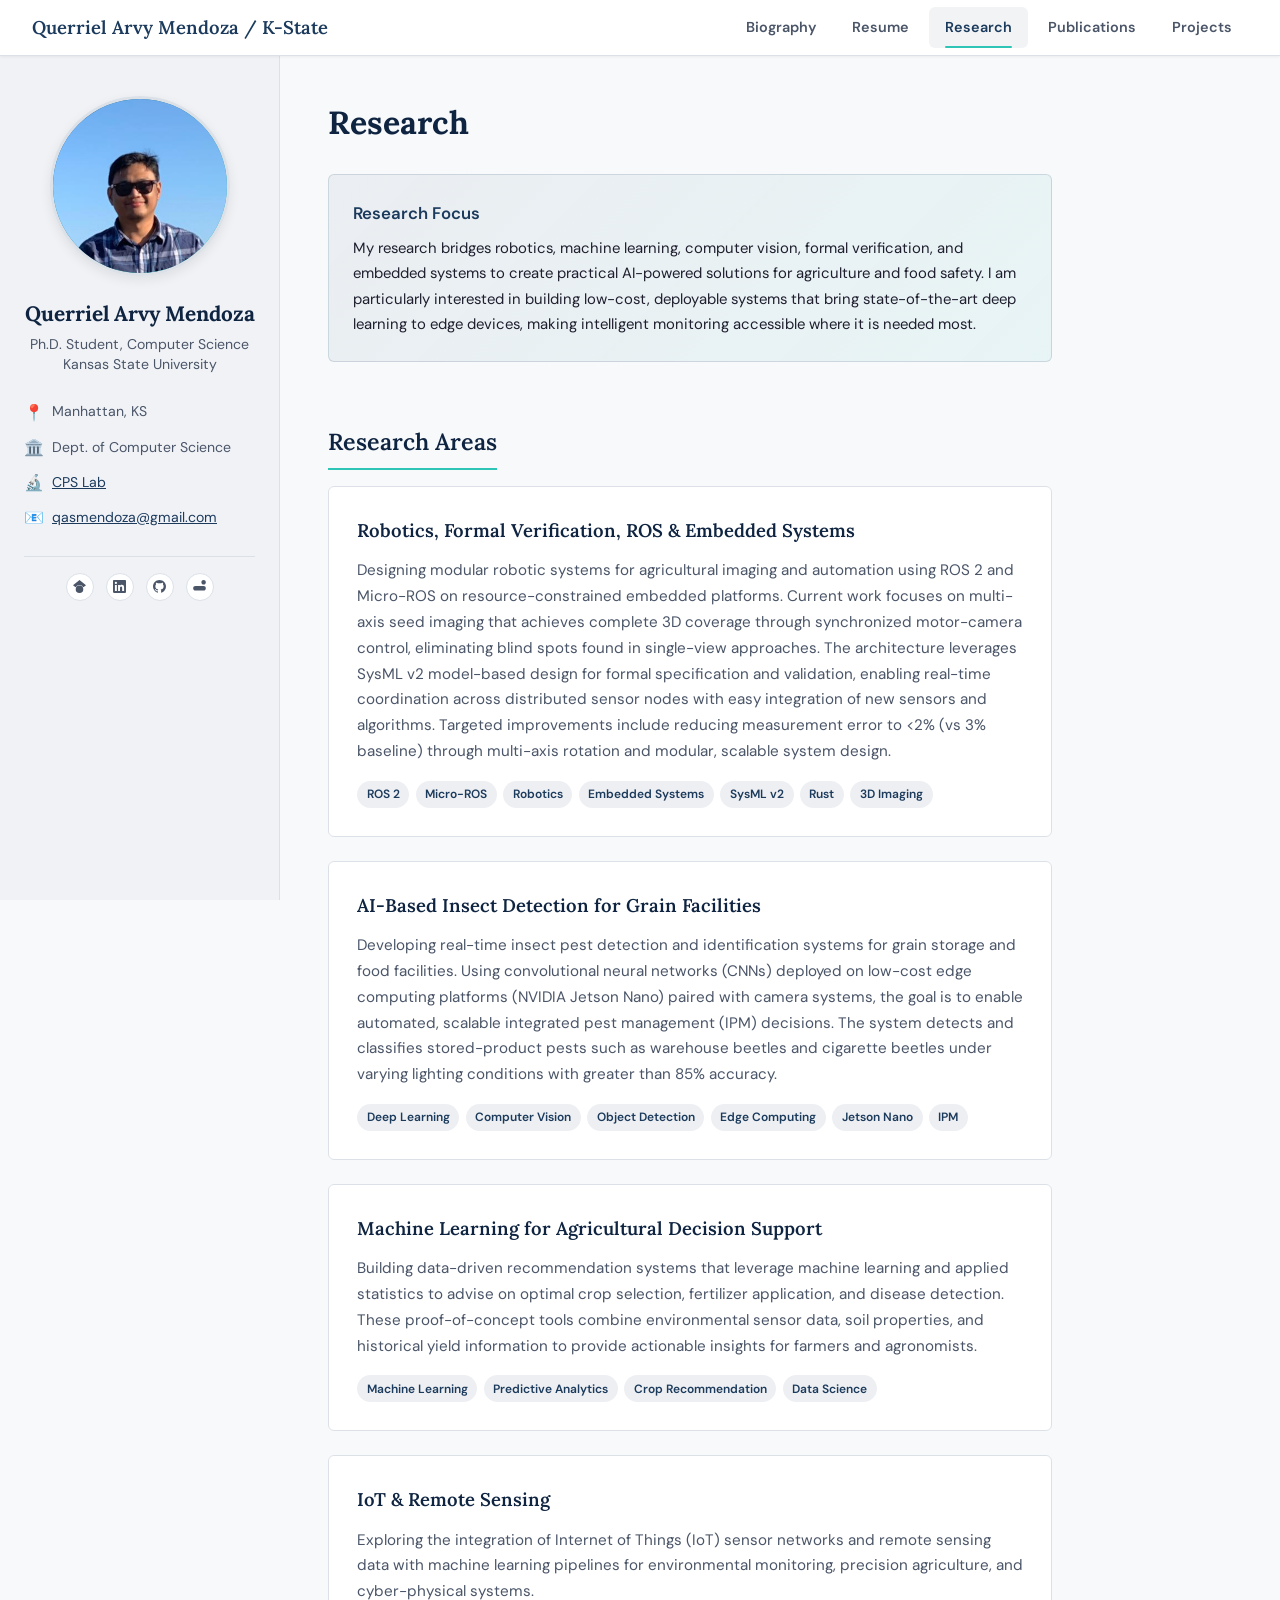
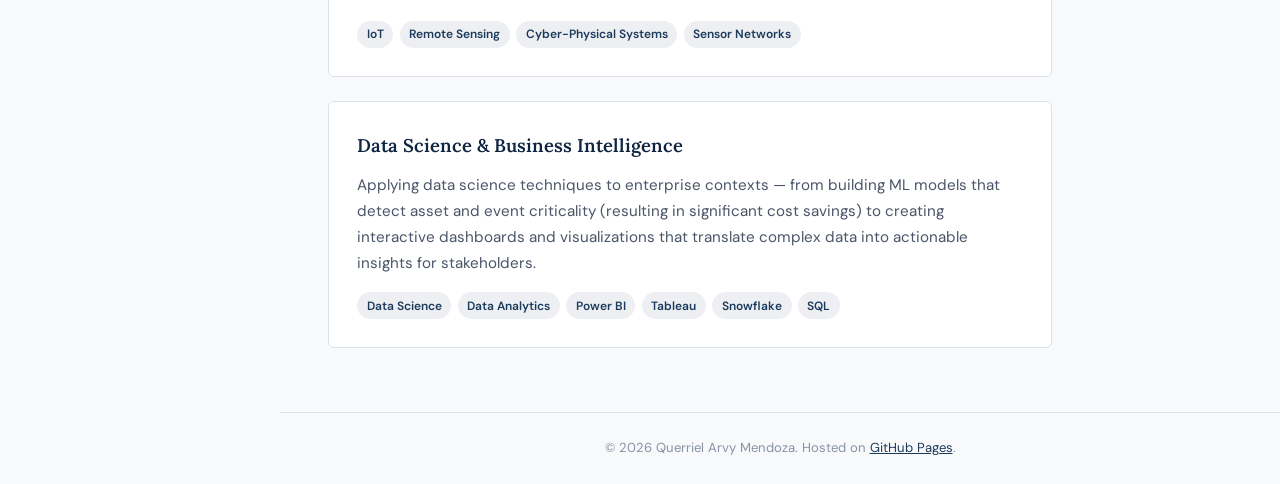
<file: research.html>
<!DOCTYPE html>
<html lang="en">
<head>
  <meta charset="UTF-8">
  <meta name="viewport" content="width=device-width, initial-scale=1.0">
  <title>Research - Querriel Arvy Mendoza | K-State</title>
  <meta name="description" content="Research in robotics, machine learning, computer vision, IoT, and data science.">
  <link rel="stylesheet" href="style.css">
  <link rel="icon" href="data:image/svg+xml,<svg xmlns='http://www.w3.org/2000/svg' viewBox='0 0 100 100'><text y='.9em' font-size='90'>💻</text></svg>">
  <style>
    /* Smaller, professional social icons */
    .sidebar__social a { width: 28px; height: 28px; }
    .sidebar__social a svg { width: 13px; height: 13px; }
  </style>
</head>
<body>

  <nav class="nav">
    <a href="index.html" class="nav__brand">Querriel Arvy Mendoza / K-State</a>
    <ul class="nav__links" id="navLinks">
      <li><a href="index.html">Biography</a></li>
      <li><a href="files/QuerrielArvyMendoza_Resume.pdf" target="_blank">Resume</a></li>
      <li><a href="research.html" class="active">Research</a></li>
      <li><a href="publications.html">Publications</a></li>
      <li><a href="projects.html">Projects</a></li>
    </ul>
    <button class="nav__toggle" id="navToggle" aria-label="Toggle navigation">
      <svg fill="none" stroke="currentColor" stroke-width="2" viewBox="0 0 24 24">
        <path stroke-linecap="round" stroke-linejoin="round" d="M4 6h16M4 12h16M4 18h16"/>
      </svg>
    </button>
  </nav>

  <div class="page">
    <aside class="sidebar">
      <div class="sidebar__photo-wrapper">
        <img src="images/profile.png" alt="Querriel Arvy Mendoza" onerror="this.classList.add('hidden');">
        <span class="initials">QA</span>
      </div>
      <h2 class="sidebar__name">Querriel Arvy Mendoza</h2>
      <p class="sidebar__title">Ph.D. Student, Computer Science<br>Kansas State University</p>
      <ul class="sidebar__info">
        <li><span class="emoji">📍</span> Manhattan, KS</li>
        <li><span class="emoji">🏛️</span> Dept. of Computer Science</li>
        <li><span class="emoji">🔬</span> <a href="https://people.cs.ksu.edu/~neilsen/group.html" target="_blank">CPS Lab</a></li>
        <li><span class="emoji">📧</span> <a href="mailto:qasmendoza@gmail.com">qasmendoza@gmail.com</a></li>
      </ul>
      <div class="sidebar__social">
        <a href="https://scholar.google.com/citations?user=4UfmKB4AAAAJ&hl=en" target="_blank" title="Google Scholar"><svg viewBox="0 0 24 24"><path d="M12 24a7 7 0 110-14 7 7 0 010 14zm0-24L0 9.5l4.838 3.94A8 8 0 0112 9a8 8 0 017.162 4.44L24 9.5z"/></svg></a>
        <a href="https://www.linkedin.com/in/querriel-arvy-mendoza/" target="_blank" title="LinkedIn"><svg viewBox="0 0 24 24"><path d="M20.447 20.452h-3.554v-5.569c0-1.328-.027-3.037-1.852-3.037-1.853 0-2.136 1.445-2.136 2.939v5.667H9.351V9h3.414v1.561h.046c.477-.9 1.637-1.85 3.37-1.85 3.601 0 4.267 2.37 4.267 5.455v6.286zM5.337 7.433a2.062 2.062 0 01-2.063-2.065 2.064 2.064 0 112.063 2.065zm1.782 13.019H3.555V9h3.564v11.452zM22.225 0H1.771C.792 0 0 .774 0 1.729v20.542C0 23.227.792 24 1.771 24h20.451C23.2 24 24 23.227 24 22.271V1.729C24 .774 23.2 0 22.222 0h.003z"/></svg></a>
        <a href="https://github.com/qasmendoza" target="_blank" title="GitHub"><svg viewBox="0 0 24 24"><path d="M12 0C5.374 0 0 5.373 0 12c0 5.302 3.438 9.8 8.207 11.387.599.111.793-.261.793-.577v-2.234c-3.338.726-4.033-1.416-4.033-1.416-.546-1.387-1.333-1.756-1.333-1.756-1.089-.745.083-.729.083-.729 1.205.084 1.839 1.237 1.839 1.237 1.07 1.834 2.807 1.304 3.492.997.107-.775.418-1.305.762-1.604-2.665-.305-5.467-1.334-5.467-5.931 0-1.311.469-2.381 1.236-3.221-.124-.303-.535-1.524.117-3.176 0 0 1.008-.322 3.301 1.23A11.509 11.509 0 0112 5.803c1.02.005 2.047.138 3.006.404 2.291-1.552 3.297-1.23 3.297-1.23.653 1.653.242 2.874.118 3.176.77.84 1.235 1.911 1.235 3.221 0 4.609-2.807 5.624-5.479 5.921.43.372.823 1.102.823 2.222v3.293c0 .319.192.694.801.576C20.566 21.797 24 17.3 24 12c0-6.627-5.373-12-12-12z"/></svg></a>
        <a href="https://www.researchgate.net/profile/Querriel-Arvy-Mendoza" target="_blank" title="ResearchGate"><svg viewBox="0 0 24 24"><path d="M19.586 0c-2.35 0-4.076 1.65-4.076 4.26 0 2.61 1.726 4.261 4.076 4.261 2.35 0 4.076-1.65 4.076-4.26C23.662 1.65 21.936 0 19.586 0zM4.414 11.04c-2.35 0-4.076 1.65-4.076 4.26 0 2.61 1.726 4.261 4.076 4.261h15.172c2.35 0 4.076-1.65 4.076-4.26 0-2.61-1.726-4.261-4.076-4.261H4.414z"/></svg></a>
      </div>
    </aside>

    <main class="main">
      <h1>Research</h1>

      <div class="highlight-box">
        <h3>Research Focus</h3>
        <p>
          My research bridges robotics, machine learning, computer vision, formal verification, and embedded systems to create
          practical AI-powered solutions for agriculture and food safety. I am particularly interested in
          building low-cost, deployable systems that bring state-of-the-art deep learning to edge devices,
          making intelligent monitoring accessible where it is needed most.
        </p>
      </div>

      <h2>Research Areas</h2>

      <div class="research-card">
        <h3>Robotics, Formal Verification, ROS &amp; Embedded Systems</h3>
        <p>
          Designing modular robotic systems for agricultural imaging and automation using
          ROS 2 and Micro-ROS on resource-constrained embedded platforms. Current work focuses
          on multi-axis seed imaging that achieves complete 3D coverage through synchronized
          motor-camera control, eliminating blind spots found in single-view approaches.
          The architecture leverages SysML v2 model-based design for formal specification
          and validation, enabling real-time coordination across distributed sensor nodes
          with easy integration of new sensors and algorithms. Targeted improvements include
          reducing measurement error to &lt;2% (vs 3% baseline) through multi-axis rotation
          and modular, scalable system design.
        </p>
        <div class="research-tags"><span>ROS 2</span><span>Micro-ROS</span><span>Robotics</span><span>Embedded Systems</span><span>SysML v2</span><span>Rust</span><span>3D Imaging</span></div>
      </div>

      <div class="research-card">
        <h3>AI-Based Insect Detection for Grain Facilities</h3>
        <p>
          Developing real-time insect pest detection and identification systems for grain storage
          and food facilities. Using convolutional neural networks (CNNs) deployed on low-cost edge
          computing platforms (NVIDIA Jetson Nano) paired with camera systems, the goal is to enable
          automated, scalable integrated pest management (IPM) decisions. The system detects and
          classifies stored-product pests such as warehouse beetles and cigarette beetles under
          varying lighting conditions with greater than 85% accuracy.
        </p>
        <div class="research-tags"><span>Deep Learning</span><span>Computer Vision</span><span>Object Detection</span><span>Edge Computing</span><span>Jetson Nano</span><span>IPM</span></div>
      </div>

      <div class="research-card">
        <h3>Machine Learning for Agricultural Decision Support</h3>
        <p>
          Building data-driven recommendation systems that leverage machine learning and applied
          statistics to advise on optimal crop selection, fertilizer application, and disease detection.
          These proof-of-concept tools combine environmental sensor data, soil properties, and historical
          yield information to provide actionable insights for farmers and agronomists.
        </p>
        <div class="research-tags"><span>Machine Learning</span><span>Predictive Analytics</span><span>Crop Recommendation</span><span>Data Science</span></div>
      </div>

      <div class="research-card">
        <h3>IoT &amp; Remote Sensing</h3>
        <p>
          Exploring the integration of Internet of Things (IoT) sensor networks and remote sensing
          data with machine learning pipelines for environmental monitoring, precision agriculture,
          and cyber-physical systems.
        </p>
        <div class="research-tags"><span>IoT</span><span>Remote Sensing</span><span>Cyber-Physical Systems</span><span>Sensor Networks</span></div>
      </div>

      <div class="research-card">
        <h3>Data Science &amp; Business Intelligence</h3>
        <p>
          Applying data science techniques to enterprise contexts — from building ML models that
          detect asset and event criticality (resulting in significant cost savings) to creating
          interactive dashboards and visualizations that translate complex data into actionable
          insights for stakeholders.
        </p>
        <div class="research-tags"><span>Data Science</span><span>Data Analytics</span><span>Power BI</span><span>Tableau</span><span>Snowflake</span><span>SQL</span></div>
      </div>
    </main>
  </div>

  <footer class="footer">&copy; 2026 Querriel Arvy Mendoza. Hosted on <a href="https://pages.github.com/" target="_blank">GitHub Pages</a>.</footer>
  <script>document.getElementById('navToggle').addEventListener('click',()=>{document.getElementById('navLinks').classList.toggle('show');});</script>
</body>
</html>
</file>
<file: style.css>
/* ============================================
   Academic Professional Website
   Querriel Arvy Mendoza
   ============================================ */

@import url('https://fonts.googleapis.com/css2?family=DM+Sans:ital,wght@0,300;0,400;0,500;0,600;0,700;1,400&family=Lora:ital,wght@0,400;0,500;0,600;0,700;1,400&display=swap');

:root {
  --primary: #1b3a5c;
  --primary-light: #2a5a8c;
  --primary-dark: #0f2440;
  --accent: #2ec4b6;
  --bg: #f8f9fb;
  --bg-sidebar: #f0f2f6;
  --text: #1e1e2e;
  --text-light: #4a5568;
  --text-muted: #8892a4;
  --border: #dce1e8;
  --white: #ffffff;
  --link: #1b3a5c;
  --link-hover: #2ec4b6;
  --shadow-sm: 0 1px 3px rgba(0,0,0,0.06);
  --shadow-md: 0 4px 12px rgba(0,0,0,0.08);
  --radius: 6px;
  --sidebar-width: 280px;
  --nav-height: 56px;
  --transition: 0.3s ease;
}

*, *::before, *::after { box-sizing: border-box; margin: 0; padding: 0; }
html { scroll-behavior: smooth; font-size: 16px; }

body {
  font-family: 'DM Sans', -apple-system, BlinkMacSystemFont, sans-serif;
  color: var(--text);
  background: var(--bg);
  line-height: 1.7;
  -webkit-font-smoothing: antialiased;
}

/* ALL content links underlined by default */
a {
  color: var(--link);
  text-decoration: underline;
  transition: color var(--transition);
}
a:hover { color: var(--link-hover); }

img { max-width: 100%; height: auto; }

/* --- Navigation --- */
.nav {
  position: fixed; top: 0; left: 0; right: 0;
  height: var(--nav-height);
  background: var(--white);
  border-bottom: 1px solid var(--border);
  z-index: 1000;
  display: flex; align-items: center; justify-content: space-between;
  padding: 0 2rem;
  box-shadow: var(--shadow-sm);
}

.nav__brand {
  font-family: 'Lora', Georgia, serif;
  font-size: 1.15rem; font-weight: 600;
  color: var(--primary);
  text-decoration: none;
}
.nav__brand:hover { color: var(--primary-dark); }

.nav__links { display: flex; gap: 0.25rem; list-style: none; }
.nav__links a {
  display: block; padding: 0.5rem 1rem;
  font-size: 0.9rem; font-weight: 600;
  color: var(--text-light);
  border-radius: var(--radius);
  text-decoration: none;
  transition: all var(--transition);
  position: relative;
}
.nav__links a:hover,
.nav__links a.active { color: var(--primary); background: rgba(27,58,92,0.06); }
.nav__links a.active::after {
  content: ''; position: absolute;
  bottom: 0; left: 1rem; right: 1rem;
  height: 2px; background: var(--accent); border-radius: 2px;
}

.nav__toggle { display: none; background: none; border: none; cursor: pointer; padding: 0.5rem; color: var(--text); }
.nav__toggle svg { width: 24px; height: 24px; }

/* --- Layout --- */
.page { display: flex; margin-top: var(--nav-height); min-height: calc(100vh - var(--nav-height)); }

/* --- Sidebar --- */
.sidebar {
  width: var(--sidebar-width);
  min-height: calc(100vh - var(--nav-height));
  background: var(--bg-sidebar);
  border-right: 1px solid var(--border);
  padding: 2.5rem 1.5rem;
  position: sticky; top: var(--nav-height);
  height: calc(100vh - var(--nav-height));
  overflow-y: auto; flex-shrink: 0;
}

.sidebar__photo-wrapper {
  width: 180px; height: 180px;
  border-radius: 50%;
  margin: 0 auto 1.25rem;
  border: 3px solid var(--border);
  box-shadow: var(--shadow-md);
  overflow: hidden;
  background: linear-gradient(135deg, var(--primary-light), var(--accent));
  display: flex; align-items: center; justify-content: center;
}

.sidebar__photo-wrapper img {
  width: 100%; height: 100%;
  object-fit: cover;
  display: block;
}

/* Fallback initials shown if image fails */
.sidebar__photo-wrapper .initials {
  font-family: 'Lora', Georgia, serif;
  font-size: 3.5rem; font-weight: 700;
  color: white;
  display: none;
}

/* If img fails to load, hide it and show initials */
.sidebar__photo-wrapper img.hidden { display: none; }
.sidebar__photo-wrapper img.hidden + .initials { display: block; }

.sidebar__name {
  font-family: 'Lora', Georgia, serif;
  font-size: 1.3rem; font-weight: 700;
  text-align: center; color: var(--primary-dark);
  margin-bottom: 0.25rem;
}

.sidebar__title {
  text-align: center; font-size: 0.88rem;
  color: var(--text-light);
  margin-bottom: 1.5rem; line-height: 1.4;
}

.sidebar__info {
  list-style: none;
  display: flex; flex-direction: column;
  gap: 0.5rem; margin-bottom: 1.5rem;
  font-size: 0.88rem; color: var(--text-light);
}

.sidebar__info li { display: flex; align-items: center; gap: 0.5rem; }
.sidebar__info li .emoji { font-size: 1rem; flex-shrink: 0; }

.sidebar__social {
  display: flex; justify-content: center; gap: 0.75rem;
  padding-top: 1rem;
  border-top: 1px solid var(--border);
}
.sidebar__social a {
  display: flex; align-items: center; justify-content: center;
  width: 36px; height: 36px;
  border-radius: 50%;
  background: var(--white);
  color: var(--text-light);
  border: 1px solid var(--border);
  text-decoration: none;
  transition: all var(--transition);
}
.sidebar__social a:hover {
  background: var(--primary); color: var(--white);
  border-color: var(--primary);
  transform: translateY(-2px);
  box-shadow: var(--shadow-sm);
}
.sidebar__social a svg { width: 16px; height: 16px; fill: currentColor; }

/* --- Main Content --- */
.main { flex: 1; max-width: 820px; padding: 2.5rem 3rem; }

.main h1 {
  font-family: 'Lora', Georgia, serif;
  font-size: 2rem; font-weight: 700;
  color: var(--primary-dark);
  margin-bottom: 1.25rem;
}

.main h2 {
  font-family: 'Lora', Georgia, serif;
  font-size: 1.45rem; font-weight: 600;
  color: var(--primary-dark);
  margin-top: 2.25rem; margin-bottom: 1rem;
  padding-bottom: 0.4rem;
  border-bottom: 2px solid var(--accent);
  display: inline-block;
}

.main h3 { font-size: 1.1rem; font-weight: 600; color: var(--text); margin-top: 1.5rem; margin-bottom: 0.5rem; }
.main p { margin-bottom: 1rem; }
.main ul, .main ol { margin-bottom: 1rem; padding-left: 1.5rem; }
.main li { margin-bottom: 0.4rem; }

/* --- Research Interests --- */
.bio__interests {
  display: grid; grid-template-columns: 1fr 1fr;
  gap: 0.5rem 2rem; margin-top: 0.75rem;
  list-style: none; padding-left: 0;
}
.bio__interests li { position: relative; padding-left: 1.25rem; font-size: 0.95rem; }
.bio__interests li::before { content: '▸'; position: absolute; left: 0; color: var(--accent); font-weight: 700; }

/* --- Education --- */
.education-item { margin-bottom: 1rem; }
.education-item h4 { font-size: 0.95rem; font-weight: 600; color: var(--text); margin-bottom: 0.1rem; }
.education-item p { font-size: 0.88rem; color: var(--text-light); margin-bottom: 0; }

/* --- Skills --- */
.skills-grid { display: grid; grid-template-columns: repeat(auto-fill, minmax(220px, 1fr)); gap: 1rem; margin-top: 0.75rem; }
.skill-card { background: var(--white); border: 1px solid var(--border); border-radius: var(--radius); padding: 1.25rem; transition: box-shadow var(--transition); }
.skill-card:hover { box-shadow: var(--shadow-md); }
.skill-card h4 { font-size: 0.9rem; font-weight: 600; color: var(--primary); margin-bottom: 0.5rem; }
.skill-card__tags { display: flex; flex-wrap: wrap; gap: 0.35rem; }
.skill-card__tags span { font-size: 0.75rem; font-weight: 500; padding: 0.15rem 0.55rem; border-radius: 20px; background: rgba(46,196,182,0.1); color: var(--primary); }

/* --- Publications --- */
.pub-item { background: var(--white); border: 1px solid var(--border); border-radius: var(--radius); padding: 1.25rem 1.5rem; margin-bottom: 1rem; transition: box-shadow var(--transition); }
.pub-item:hover { box-shadow: var(--shadow-md); }
.pub-item__title { font-size: 1rem; font-weight: 600; color: var(--primary-dark); margin-bottom: 0.35rem; line-height: 1.4; }
.pub-item__authors { font-size: 0.88rem; color: var(--text-light); margin-bottom: 0.25rem; }
.pub-item__authors strong { color: var(--text); }
.pub-item__venue { font-size: 0.85rem; color: var(--text-muted); font-style: italic; }
.pub-item__links { margin-top: 0.5rem; display: flex; gap: 0.5rem; flex-wrap: wrap; }
.pub-item__links a {
  display: inline-flex; align-items: center; gap: 0.3rem;
  font-size: 0.78rem; font-weight: 600;
  padding: 0.2rem 0.6rem;
  border: 1px solid var(--border); border-radius: 3px;
  color: var(--text-light); text-decoration: none;
  transition: all var(--transition);
}
.pub-item__links a:hover { border-color: var(--primary); color: var(--primary); background: rgba(27,58,92,0.04); }

/* --- Research Cards --- */
.research-card { background: var(--white); border: 1px solid var(--border); border-radius: var(--radius); padding: 1.75rem; margin-bottom: 1.5rem; transition: box-shadow var(--transition); }
.research-card:hover { box-shadow: var(--shadow-md); }
.research-card h3 { font-family: 'Lora', Georgia, serif; font-size: 1.15rem; color: var(--primary-dark); margin-top: 0; margin-bottom: 0.75rem; }
.research-card p { font-size: 0.95rem; color: var(--text-light); line-height: 1.7; }
.research-tags { display: flex; flex-wrap: wrap; gap: 0.4rem; margin-top: 0.75rem; }
.research-tags span { font-size: 0.75rem; font-weight: 600; padding: 0.2rem 0.6rem; border-radius: 20px; background: rgba(27,58,92,0.08); color: var(--primary); }

/* --- Experience Cards --- */
.exp-card { background: var(--white); border: 1px solid var(--border); border-left: 4px solid var(--primary); border-radius: var(--radius); padding: 1.5rem; margin-bottom: 1rem; }
.exp-card h3 { margin-top: 0; color: var(--primary-dark); }
.exp-card p { font-size: 0.93rem; color: var(--text-light); }
.exp-meta { display: flex; flex-wrap: wrap; gap: 1.5rem; margin-top: 0.75rem; font-size: 0.85rem; color: var(--text-muted); }

/* --- Highlight Box --- */
.highlight-box { background: linear-gradient(135deg, rgba(27,58,92,0.06), rgba(46,196,182,0.08)); border: 1px solid rgba(27,58,92,0.15); border-radius: var(--radius); padding: 1.5rem; margin: 1.5rem 0; }
.highlight-box h3 { color: var(--primary); margin-top: 0; font-size: 1.05rem; }
.highlight-box p { font-size: 0.93rem; margin-bottom: 0; }

/* --- Footer --- */
.footer { border-top: 1px solid var(--border); padding: 1.5rem 3rem; margin-left: var(--sidebar-width); text-align: center; font-size: 0.82rem; color: var(--text-muted); }

/* --- Responsive --- */
@media (max-width: 768px) {
  .nav { padding: 0 1rem; }
  .nav__links { display: none; position: absolute; top: var(--nav-height); left: 0; right: 0; background: var(--white); flex-direction: column; padding: 0.5rem; border-bottom: 1px solid var(--border); box-shadow: var(--shadow-md); }
  .nav__links.show { display: flex; }
  .nav__toggle { display: block; }
  .page { flex-direction: column; }
  .sidebar { width: 100%; min-height: auto; height: auto; position: relative; top: 0; border-right: none; border-bottom: 1px solid var(--border); padding: 2rem 1.5rem; }
  .main { padding: 1.5rem; }
  .bio__interests { grid-template-columns: 1fr; }
  .skills-grid { grid-template-columns: 1fr; }
  .footer { margin-left: 0; padding: 1.5rem; }
}

/* --- Animations --- */
@keyframes fadeInUp { from { opacity: 0; transform: translateY(20px); } to { opacity: 1; transform: translateY(0); } }
.main > * { animation: fadeInUp 0.5s ease both; }
.main > *:nth-child(1) { animation-delay: 0.05s; }
.main > *:nth-child(2) { animation-delay: 0.1s; }
.main > *:nth-child(3) { animation-delay: 0.15s; }
.main > *:nth-child(4) { animation-delay: 0.2s; }
.main > *:nth-child(5) { animation-delay: 0.25s; }
.main > *:nth-child(6) { animation-delay: 0.3s; }
.main > *:nth-child(7) { animation-delay: 0.35s; }
.main > *:nth-child(8) { animation-delay: 0.4s; }
.main > *:nth-child(9) { animation-delay: 0.45s; }
.main > *:nth-child(10) { animation-delay: 0.5s; }
</file>
